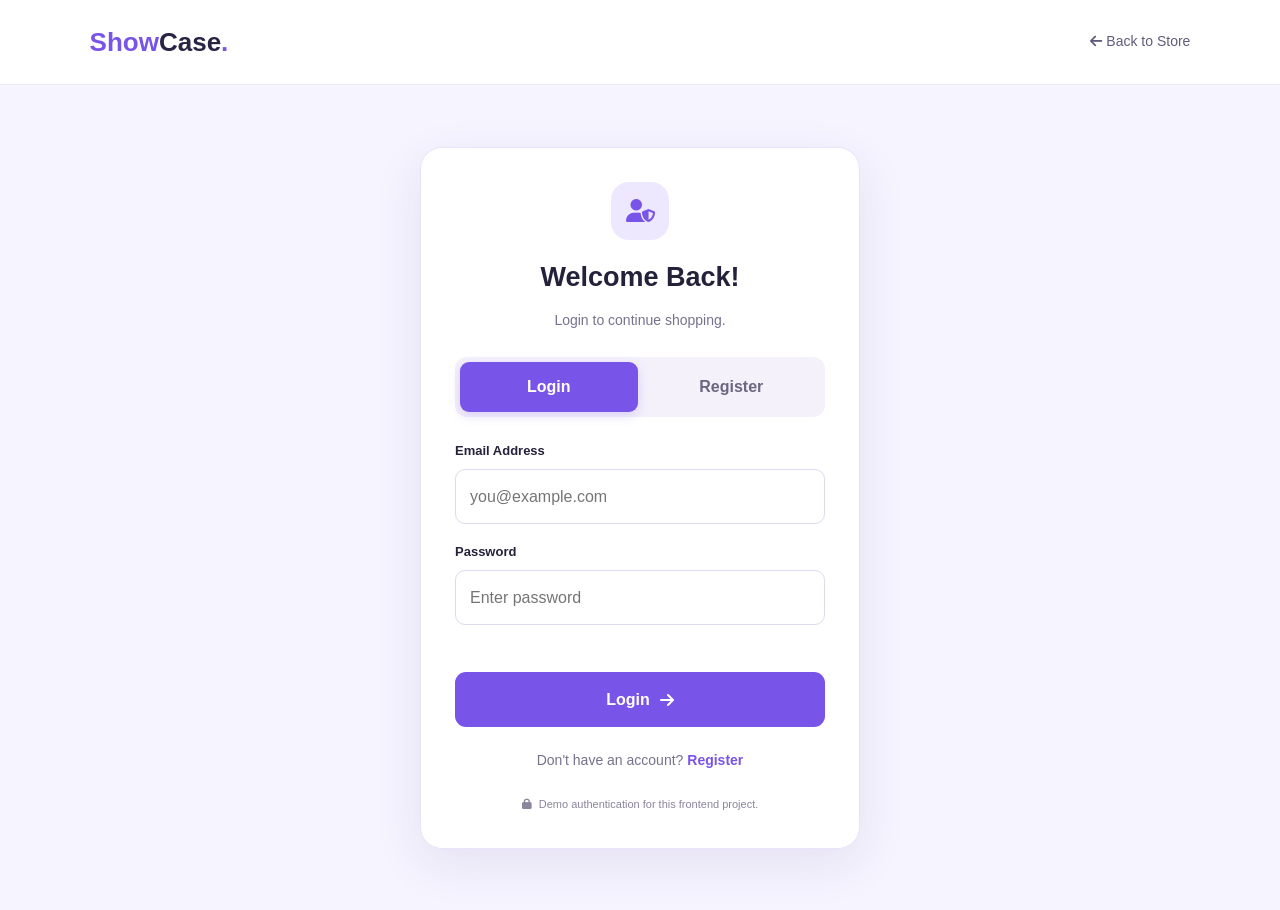
<file: admin-dashboard.html>
<!DOCTYPE html>
<html lang="en">
<head>
    <meta charset="UTF-8">
    <meta name="viewport" content="width=device-width, initial-scale=1.0">
    <title>Admin Dashboard | ShowCase</title>
    <link rel="stylesheet" href="style.css">
    <link rel="stylesheet"
          href="https://cdnjs.cloudflare.com/ajax/libs/font-awesome/6.5.2/css/all.min.css">
</head>
<body class="admin-page">

    <aside class="admin-sidebar">
        <a href="index.html" class="admin-logo">Show<span>Case.</span></a>

        <p class="admin-nav-label">WORKSPACE</p>
        <a href="#overview" class="admin-nav-link active" data-section="overview">
            <i class="fa-solid fa-chart-pie"></i> Overview
        </a>
        <a href="#products" class="admin-nav-link" data-section="products">
            <i class="fa-solid fa-box"></i> Products
        </a>
        <a href="#orders" class="admin-nav-link" data-section="orders">
            <i class="fa-solid fa-bag-shopping"></i> Orders
        </a>
        <a href="#reviews" class="admin-nav-link" data-section="reviews">
            <i class="fa-solid fa-star"></i> Reviews
        </a>
        <a href="#inquiries" class="admin-nav-link" data-section="inquiries">
            <i class="fa-regular fa-comments"></i> Inquiries
        </a>

        <div class="admin-sidebar-bottom">
            <a href="index.html" class="admin-nav-link">
                <i class="fa-solid fa-store"></i> View Store
            </a>
            <button type="button" id="adminLogout" class="admin-nav-link admin-logout">
                <i class="fa-solid fa-right-from-bracket"></i> Logout
            </button>
        </div>
    </aside>

    <main class="admin-main">
        <header class="admin-topbar">
            <div>
                <p class="admin-eyebrow">SHOWCASE MANAGEMENT</p>
                <h1 id="adminPageTitle">Dashboard Overview</h1>
            </div>
            <div class="admin-account">
                <span class="admin-avatar"><i class="fa-solid fa-user-shield"></i></span>
                <div>
                    <strong id="adminName">Admin</strong>
                    <small>Administrator</small>
                </div>
            </div>
        </header>

        <section class="admin-section active" id="overview">
            <div class="admin-welcome">
                <div>
                    <h2>Welcome back, Admin! 👋</h2>
                    <p>Here's what's happening in your store.</p>
                </div>
                <button type="button" class="admin-primary-btn" data-go="products">
                    <i class="fa-solid fa-plus"></i> Add Product
                </button>
            </div>

            <div class="admin-stats">
                <article class="admin-stat-card">
                    <span class="admin-stat-icon purple"><i class="fa-solid fa-box"></i></span>
                    <p>Total Products</p>
                    <h2 id="statProducts">0</h2>
                </article>
                <article class="admin-stat-card">
                    <span class="admin-stat-icon blue"><i class="fa-solid fa-bag-shopping"></i></span>
                    <p>Total Orders</p>
                    <h2 id="statOrders">0</h2>
                </article>
                <article class="admin-stat-card">
                    <span class="admin-stat-icon green"><i class="fa-solid fa-indian-rupee-sign"></i></span>
                    <p>Recorded Order Value</p>
                    <h2 id="statRevenue">₹0</h2>
                </article>
                <article class="admin-stat-card">
                    <span class="admin-stat-icon orange"><i class="fa-solid fa-star"></i></span>
                    <p>Customer Reviews</p>
                    <h2 id="statReviews">0</h2>
                </article>
            </div>

            <div class="admin-panel">
                <div class="admin-panel-heading">
                    <div>
                        <h2>Recent Orders</h2>
                        <p>Orders saved by the checkout demo.</p>
                    </div>
                    <button class="admin-text-btn" data-go="orders">View all</button>
                </div>
                <div class="admin-table-wrap">
                    <table class="admin-table">
                        <thead>
                            <tr>
                                <th>Order ID</th>
                                <th>Customer</th>
                                <th>Date</th>
                                <th>Items</th>
                                <th>Total</th>
                                <th>Status</th>
                            </tr>
                        </thead>
                        <tbody id="overviewOrders"></tbody>
                    </table>
                </div>
            </div>
        </section>

        <section class="admin-section" id="products">
            <div class="admin-panel">
                <div class="admin-panel-heading">
                    <div>
                        <h2>Product Management</h2>
                        <p>Add products or update and remove existing ones.</p>
                    </div>
                    <button type="button" id="showProductForm" class="admin-primary-btn">
                        <i class="fa-solid fa-plus"></i> Add Product
                    </button>
                </div>

                <form id="adminProductForm" class="admin-product-form" hidden>
                    <h3 id="productFormTitle">Add New Product</h3>
                    <input type="hidden" id="editProductId">

                    <div class="admin-form-grid">
                        <label>Product Name
                            <input id="newProductName" required maxlength="120">
                        </label>
                        <label>Brand
                            <input id="newProductBrand" required maxlength="80">
                        </label>
                        <label>Category
                            <input id="newProductCategory" required maxlength="80">
                        </label>
                        <label>Price (₹)
                            <input id="newProductPrice" type="number" min="0" step="0.01" required>
                        </label>
                        <label>Original Price (₹)
                            <input id="newProductOldPrice" type="number" min="0" step="0.01">
                        </label>
                        <label>Product Image URL
                            <input id="newProductImage" type="url" placeholder="https://example.com/image.jpg">
                        </label>
                        <label>Back Image URL (optional)
                            <input id="newProductBackImage" type="url" placeholder="https://example.com/product-back.jpg">
                        </label>
                        <label>Emoji fallback
                            <input id="newProductEmoji" maxlength="8" placeholder="📦">
                        </label>
                        <label>Badge
                            <input id="newProductBadge" maxlength="40" placeholder="Popular">
                        </label>
                    </div>

                    <label class="admin-description-label">Description
                        <textarea id="newProductDescription" rows="3" maxlength="1000"></textarea>
                    </label>

                    <div class="admin-form-actions">
                        <button type="submit" class="admin-primary-btn">Save Product</button>
                        <button type="button" id="cancelProductForm" class="admin-secondary-btn">Cancel</button>
                    </div>
                </form>

                <div class="admin-toolbar">
                    <input id="adminProductSearch" type="search" placeholder="Search products...">
                    <span id="adminProductCount">0 products</span>
                </div>

                <div class="admin-table-wrap">
                    <table class="admin-table">
                        <thead>
                            <tr>
                                <th>Product</th>
                                <th>Category</th>
                                <th>Price</th>
                                <th>Rating</th>
                                <th>Actions</th>
                            </tr>
                        </thead>
                        <tbody id="adminProductsBody"></tbody>
                    </table>
                </div>
            </div>
        </section>

        <section class="admin-section" id="orders">
            <div class="admin-panel">
                <div class="admin-panel-heading">
                    <div>
                        <h2>Order Management</h2>
                        <p>Review saved orders and update their status.</p>
                    </div>
                </div>
                <div class="admin-table-wrap">
                    <table class="admin-table">
                        <thead>
                            <tr>
                                <th>Order ID</th>
                                <th>Customer</th>
                                <th>Date</th>
                                <th>Items</th>
                                <th>Total</th>
                                <th>Update Status</th>
                            </tr>
                        </thead>
                        <tbody id="adminOrdersBody"></tbody>
                    </table>
                </div>
                <p class="admin-footnote">Status changes are stored in this browser only. This demo does not contact a delivery service.</p>
            </div>
        </section>

        <section class="admin-section" id="reviews">
            <div class="admin-panel">
                <div class="admin-panel-heading">
                    <div>
                        <h2>Customer Reviews</h2>
                        <p>Review ratings and comments submitted by customers.</p>
                    </div>
                </div>
                <div id="adminReviewsList" class="admin-reviews-list"></div>
            </div>
        </section>

        <section class="admin-section" id="inquiries">
            <div class="admin-panel">
                <div class="admin-panel-heading">
                    <div>
                        <h2>Product Inquiries</h2>
                        <p>Questions submitted through the storefront contact form.</p>
                    </div>
                </div>
                <div class="admin-table-wrap">
                    <table class="admin-table">
                        <thead>
                            <tr>
                                <th>Reference</th>
                                <th>Customer</th>
                                <th>Email</th>
                                <th>Product</th>
                                <th>Question</th>
                                <th>Received</th>
                                <th>Status</th>
                            </tr>
                        </thead>
                        <tbody id="adminInquiriesBody"></tbody>
                    </table>
                </div>
                <p class="admin-footnote">Inquiry records are stored in this browser. Respond using the customer's email address.</p>
            </div>
        </section>

        <footer class="admin-footer">
            ShowCase Admin Panel · Frontend project
        </footer>
    </main>

    <script src="products.js"></script>
    <script src="script.js"></script>
</body>
</html>
</file>
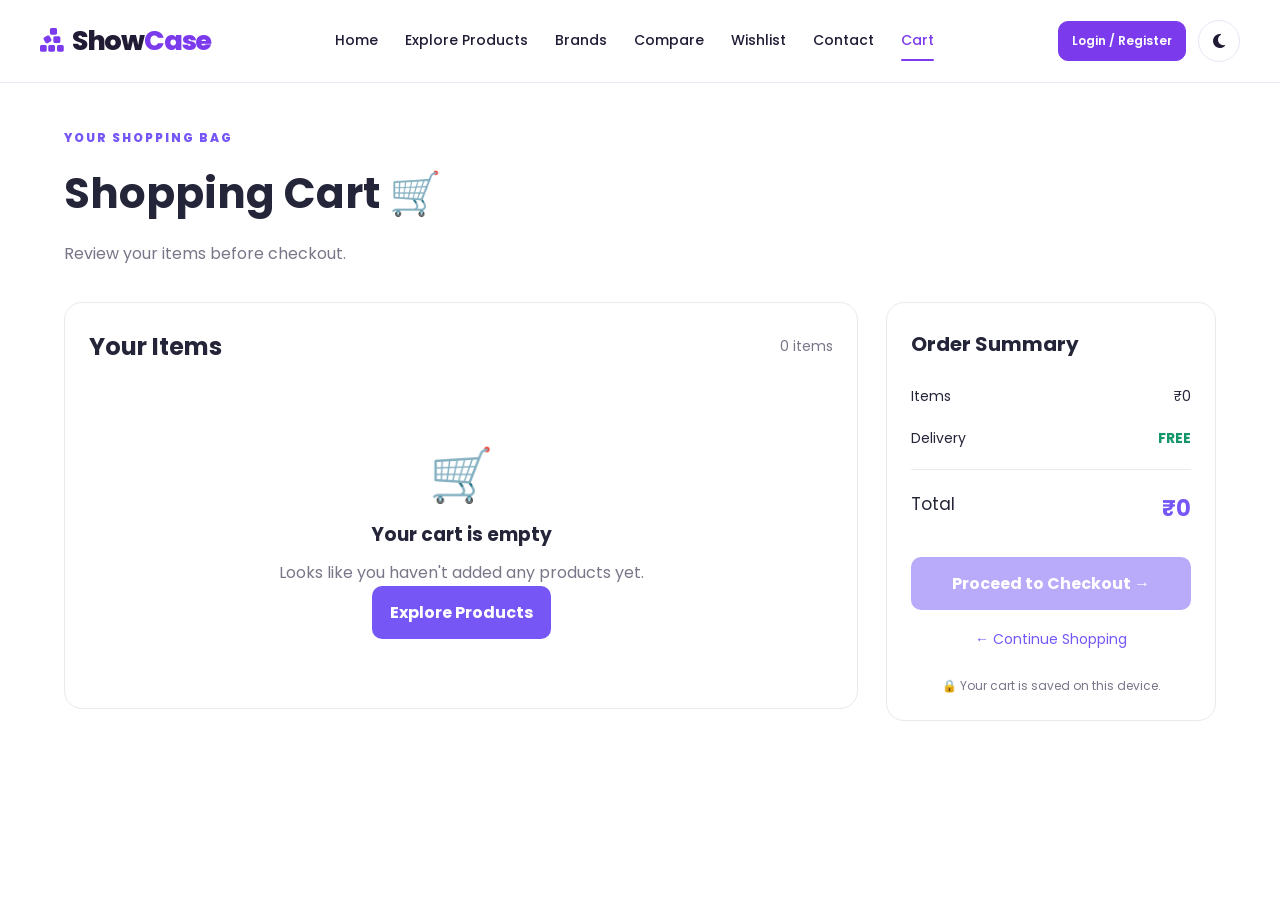
<file: cart.html>
<!DOCTYPE html>
<html lang="en">
<head>
    <meta charset="UTF-8">
    <meta name="viewport" content="width=device-width, initial-scale=1.0">
    <title>Shopping Cart | ShowCase</title>
    <link rel="preconnect" href="https://fonts.googleapis.com">
    <link rel="preconnect" href="https://fonts.gstatic.com" crossorigin>
    <link href="https://fonts.googleapis.com/css2?family=Poppins:wght@300;400;500;600;700;800&display=swap" rel="stylesheet">
    <link rel="stylesheet" href="style.css">
    <link rel="stylesheet" href="https://cdnjs.cloudflare.com/ajax/libs/font-awesome/6.5.0/css/all.min.css">
</head>
<body>

    <header class="navbar">
        <div class="container nav-container">
            <a href="index.html" class="logo">
                <i class="fa-solid fa-cubes-stacked" aria-hidden="true"></i>
                <span>Show<span class="logo-highlight">Case</span></span>
            </a>

            <nav class="nav-links" aria-label="Main navigation">
                <a href="index.html">Home</a>
                <a href="catalog.html">Explore Products</a>
                <a href="brands.html">Brands</a>
                <a href="compare.html">Compare</a>
                <a href="wishlist.html">Wishlist</a>
                <a href="contact.html">Contact</a>
                <a href="cart.html" class="active" aria-current="page">Cart</a>
            </nav>

            <div class="nav-actions">
                <a href="login.html" class="nav-account" data-account-link>Login / Register</a>
                <button type="button" class="nav-logout" data-nav-logout hidden>Logout</button>
                <button id="darkModeToggle" class="icon-btn" type="button"
                        aria-label="Toggle dark mode" title="Toggle theme">
                    <i class="fa-solid fa-moon" aria-hidden="true"></i>
                </button>
            </div>
        </div>
    </header>

    <main class="cart-page">
        <div class="cart-heading">
            <p class="cart-eyebrow">YOUR SHOPPING BAG</p>
            <h1>Shopping Cart 🛒</h1>
            <p>Review your items before checkout.</p>
        </div>

        <div class="cart-layout">
            <section class="cart-items-section">
                <div class="cart-items-heading">
                    <h2>Your Items</h2>
                    <span id="cartItemCount">0 items</span>
                </div>
                <div id="cartItems"></div>
            </section>

            <aside class="cart-summary">
                <h2>Order Summary</h2>
                <div class="cart-summary-row">
                    <span>Items</span>
                    <span id="cartSubtotal">₹0</span>
                </div>
                <div class="cart-summary-row">
                    <span>Delivery</span>
                    <span class="cart-free">FREE</span>
                </div>
                <div class="cart-summary-row cart-total-row">
                    <span>Total</span>
                    <strong id="cartTotal">₹0</strong>
                </div>
                <button id="checkoutButton" class="cart-checkout-btn">
                    Proceed to Checkout →
                </button>
                <a href="catalog.html" class="cart-continue-link">
                    ← Continue Shopping
                </a>
                <p class="cart-secure-note">🔒 Your cart is saved on this device.</p>
            </aside>
        </div>
    </main>

    <script src="products.js" defer></script>
    <script src="script.js" defer></script>
</body>
</html>
</file>
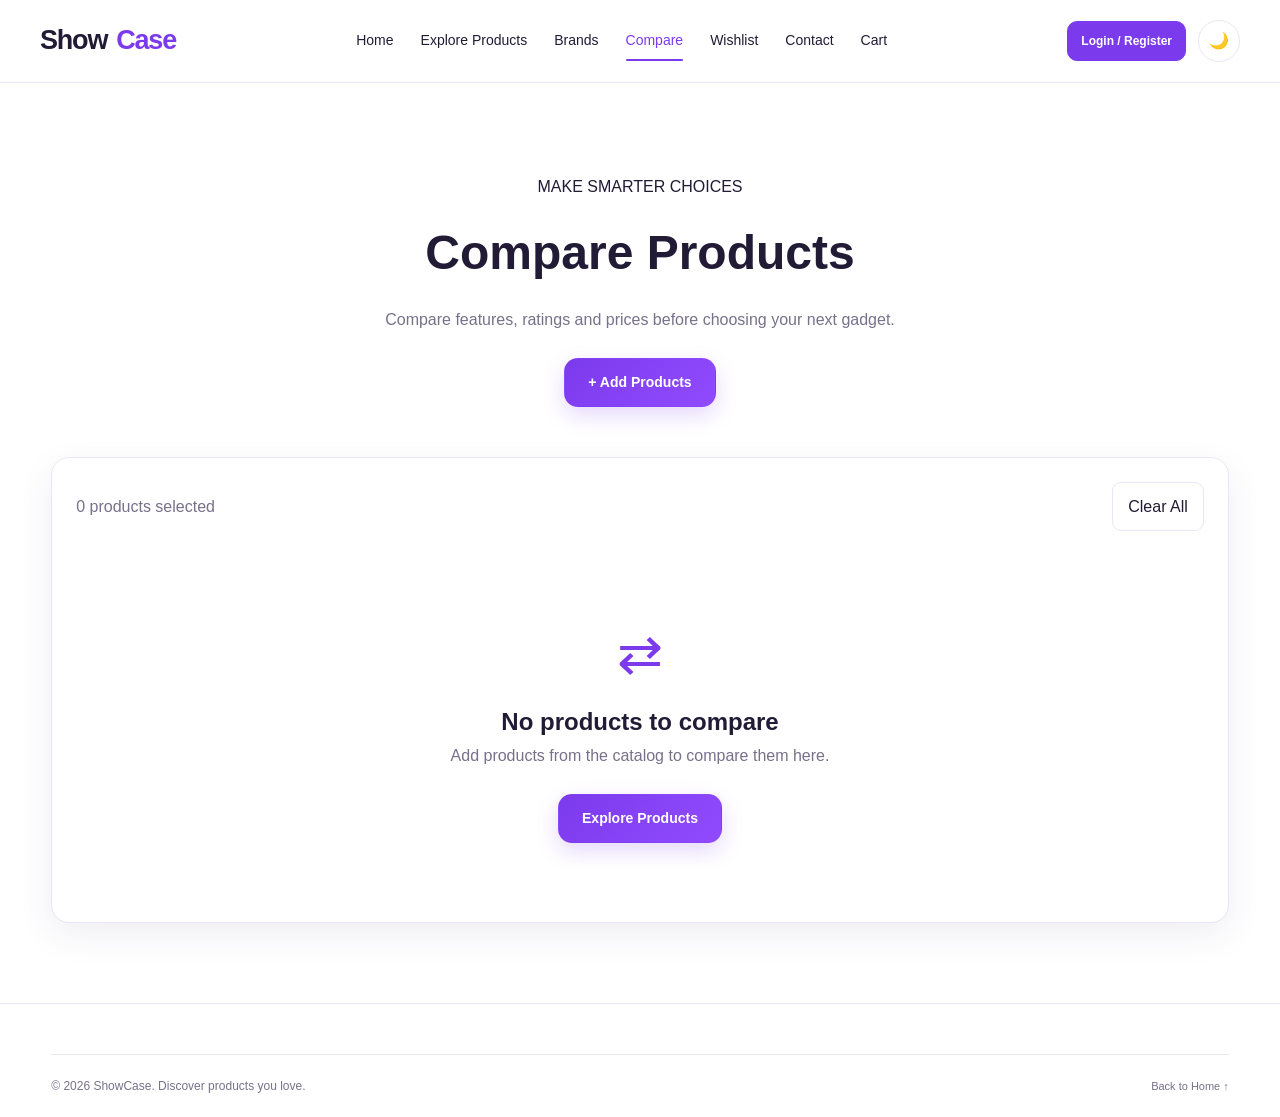
<file: compare.html>
<!DOCTYPE html>
<html lang="en">
<head>
  <meta charset="UTF-8">
  <meta name="viewport" content="width=device-width, initial-scale=1.0">
  <title>Compare Products | ShowCase</title>

  <link rel="stylesheet" href="style.css">
  <link rel="stylesheet" href="compare.css">

  <script src="products.js" defer></script>
  <script src="script.js" defer></script>
  <script src="compare.js" defer></script>
</head>

<body>
  <header class="navbar">
    <div class="container nav-container">
      <a href="index.html" class="logo">Show<span class="logo-highlight">Case</span></a>

      <nav class="nav-links">
        <a href="index.html">Home</a>
        <a href="catalog.html">Explore Products</a>
        <a href="brands.html">Brands</a>
        <a href="compare.html" class="active">Compare</a>
        <a href="wishlist.html">Wishlist</a>
        <a href="contact.html">Contact</a>
        <a href="cart.html">Cart</a>
      </nav>

      <div class="nav-actions">
        <a href="login.html" class="nav-account" data-account-link>Login / Register</a>
        <button type="button" class="nav-logout" data-nav-logout hidden>Logout</button>
        <button id="themeToggle" class="icon-btn" type="button"
          aria-label="Toggle dark mode">🌙</button>
      </div>
    </div>
  </header>

  <main class="compare-page">
    <section class="compare-heading">
      <span class="section-eyebrow">MAKE SMARTER CHOICES</span>
      <h1>Compare Products</h1>
      <p>Compare features, ratings and prices before choosing your next gadget.</p>
      <a href="catalog.html" class="primary-btn">+ Add Products</a>
    </section>

    <section class="compare-content">
      <div class="compare-toolbar">
        <p id="compareCount">Loading comparison...</p>
        <button id="clearCompare" class="compare-clear-btn" type="button">
          Clear All
        </button>
      </div>

      <div id="compareContainer">
        <p>Loading products...</p>
      </div>

      <div id="compareEmpty" class="compare-empty" hidden>
        <div class="compare-empty-icon">⇄</div>
        <h2>No products to compare</h2>
        <p>Add products from the catalog to compare them here.</p>
        <a href="catalog.html" class="primary-btn">Explore Products</a>
      </div>
    </section>
  </main>

  <footer class="footer">
    <div class="container">
      <div class="footer-bottom">
        <p>© 2026 ShowCase. Discover products you love.</p>
        <a href="index.html">Back to Home ↑</a>
      </div>
    </div>
  </footer>
</body>
</html>
</file>
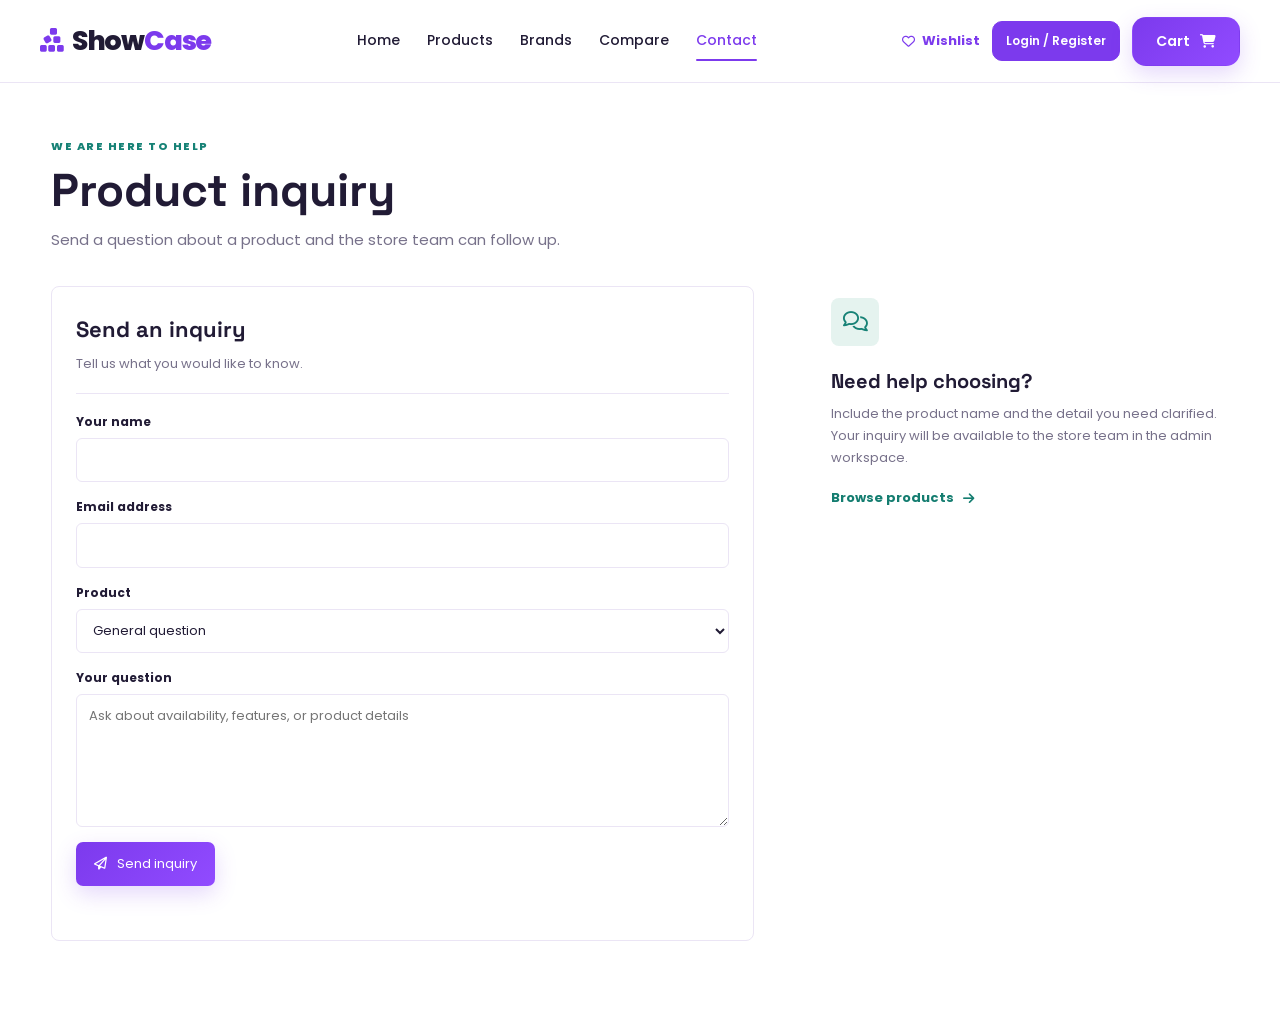
<file: contact.html>
<!DOCTYPE html>
<html lang="en">
<head>
    <meta charset="UTF-8">
    <meta name="viewport" content="width=device-width, initial-scale=1.0">
    <title>Product Inquiry | ShowCase</title>
    <link rel="preconnect" href="https://fonts.googleapis.com">
    <link rel="preconnect" href="https://fonts.gstatic.com" crossorigin>
    <link href="https://fonts.googleapis.com/css2?family=Poppins:wght@300;400;500;600;700;800&family=Space+Grotesk:wght@400;500;600;700&display=swap" rel="stylesheet">
    <link rel="stylesheet" href="style.css">
    <link rel="stylesheet" href="features.css">
    <link rel="stylesheet" href="https://cdnjs.cloudflare.com/ajax/libs/font-awesome/6.5.0/css/all.min.css">
</head>
<body>
    <header class="navbar">
        <div class="container nav-container">
            <a href="index.html" class="logo"><i class="fa-solid fa-cubes-stacked" aria-hidden="true"></i><span>Show<span class="logo-highlight">Case</span></span></a>
            <nav class="nav-links" aria-label="Main navigation">
                <a href="index.html">Home</a>
                <a href="catalog.html">Products</a>
                <a href="brands.html">Brands</a>
                <a href="compare.html">Compare</a>
                <a href="contact.html" class="active" aria-current="page">Contact</a>
            </nav>
            <div class="nav-actions">
                <a href="wishlist.html" class="nav-feature-active"><i class="fa-regular fa-heart" aria-hidden="true"></i> Wishlist</a>
                <a href="login.html" class="nav-account" data-account-link>Login / Register</a>
                <button type="button" class="nav-logout" data-nav-logout hidden>Logout</button>
                <a href="cart.html" class="nav-cta">Cart <i class="fa-solid fa-cart-shopping" aria-hidden="true"></i></a>
            </div>
        </div>
    </header>

    <main class="feature-main contact-main">
        <section class="feature-heading">
            <p class="feature-eyebrow">WE ARE HERE TO HELP</p>
            <h1>Product inquiry</h1>
            <p>Send a question about a product and the store team can follow up.</p>
        </section>
        <div class="contact-layout">
            <form id="inquiryForm" class="inquiry-form">
                <div class="inquiry-form-heading">
                    <h2>Send an inquiry</h2>
                    <p>Tell us what you would like to know.</p>
                </div>
                <div class="inquiry-fields">
                    <label for="inquiryName">Your name</label>
                    <input id="inquiryName" name="name" type="text" autocomplete="name" maxlength="80" required>
                    <label for="inquiryEmail">Email address</label>
                    <input id="inquiryEmail" name="email" type="email" autocomplete="email" maxlength="120" required>
                    <label for="inquiryProduct">Product</label>
                    <select id="inquiryProduct" name="productId">
                        <option value="">General question</option>
                    </select>
                    <label for="inquiryMessage">Your question</label>
                    <textarea id="inquiryMessage" name="message" rows="5" maxlength="1200" placeholder="Ask about availability, features, or product details" required></textarea>
                </div>
                <button type="submit" class="primary-btn"><i class="fa-regular fa-paper-plane" aria-hidden="true"></i> Send inquiry</button>
                <p id="inquiryStatus" class="inquiry-status" role="status" aria-live="polite"></p>
            </form>
            <aside class="contact-aside">
                <span class="contact-aside-icon"><i class="fa-regular fa-comments" aria-hidden="true"></i></span>
                <h2>Need help choosing?</h2>
                <p>Include the product name and the detail you need clarified. Your inquiry will be available to the store team in the admin workspace.</p>
                <a href="catalog.html">Browse products <i class="fa-solid fa-arrow-right" aria-hidden="true"></i></a>
            </aside>
        </div>
    </main>

    <script src="products.js" defer></script>
    <script src="script.js" defer></script>
    <script src="contact.js" defer></script>
</body>
</html>
</file>
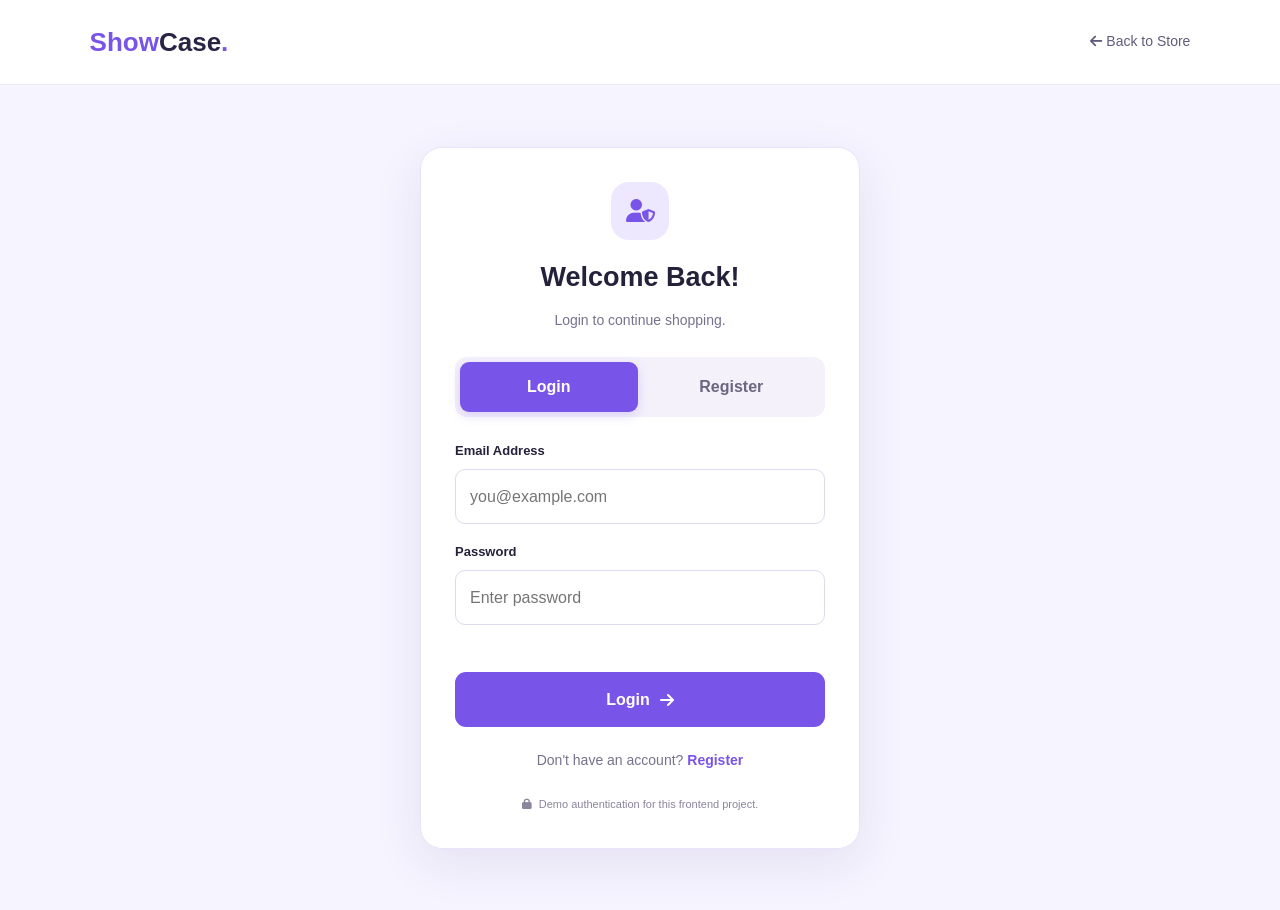
<file: login.html>
<!DOCTYPE html>
<html lang="en">
<head>
    <meta charset="UTF-8">
    <meta name="viewport" content="width=device-width, initial-scale=1.0">
    <title>Login / Register | ShowCase</title>
    <link rel="stylesheet" href="style.css">
    <link rel="stylesheet"
          href="https://cdnjs.cloudflare.com/ajax/libs/font-awesome/6.5.2/css/all.min.css">
</head>
<body class="auth-page">

    <header class="auth-header">
        <a href="index.html" class="auth-logo">
            <span>Show</span>Case<span class="auth-dot">.</span>
        </a>
        <a href="index.html" class="auth-back">
            <i class="fa-solid fa-arrow-left"></i> Back to Store
        </a>
    </header>

    <main class="auth-main">
        <section class="auth-card">
            <div class="auth-heading">
                <div class="auth-icon"><i class="fa-solid fa-user-shield"></i></div>
                <h1 id="authTitle">Welcome Back!</h1>
                <p id="authSubtitle">Login to continue shopping.</p>
            </div>

            <div class="auth-tabs">
                <button type="button" class="auth-tab active" id="loginTab">
                    Login
                </button>
                <button type="button" class="auth-tab" id="registerTab">
                    Register
                </button>
            </div>

            <form id="authForm">
                <div class="auth-field" id="nameField" hidden>
                    <label for="authName">Full Name</label>
                    <input id="authName" type="text"
                           placeholder="Enter your name" autocomplete="name">
                </div>

                <div class="auth-field">
                    <label for="authEmail">Email Address</label>
                    <input id="authEmail" type="email"
                           placeholder="you@example.com"
                           autocomplete="email" required>
                </div>

                <div class="auth-field">
                    <label for="authPassword">Password</label>
                    <input id="authPassword" type="password"
                           placeholder="Enter password"
                           minlength="6" autocomplete="current-password" required>
                </div>

                <div class="auth-field" id="confirmField" hidden>
                    <label for="authConfirmPassword">Confirm Password</label>
                    <input id="authConfirmPassword" type="password"
                           placeholder="Re-enter password" minlength="6">
                </div>

                <p id="authMessage" class="auth-message" role="status"
                   aria-live="polite"></p>

                <button type="submit" class="auth-submit" id="authSubmit">
                    Login <i class="fa-solid fa-arrow-right"></i>
                </button>
            </form>

            <p class="auth-switch" id="authSwitchText">
                Don't have an account?
                <button type="button" id="switchToRegister">Register</button>
            </p>

            <p class="auth-note">
                <i class="fa-solid fa-lock"></i>
                Demo authentication for this frontend project.
            </p>
        </section>
    </main>

    <script src="products.js"></script>
    <script src="script.js"></script>
</body>
</html>
</file>
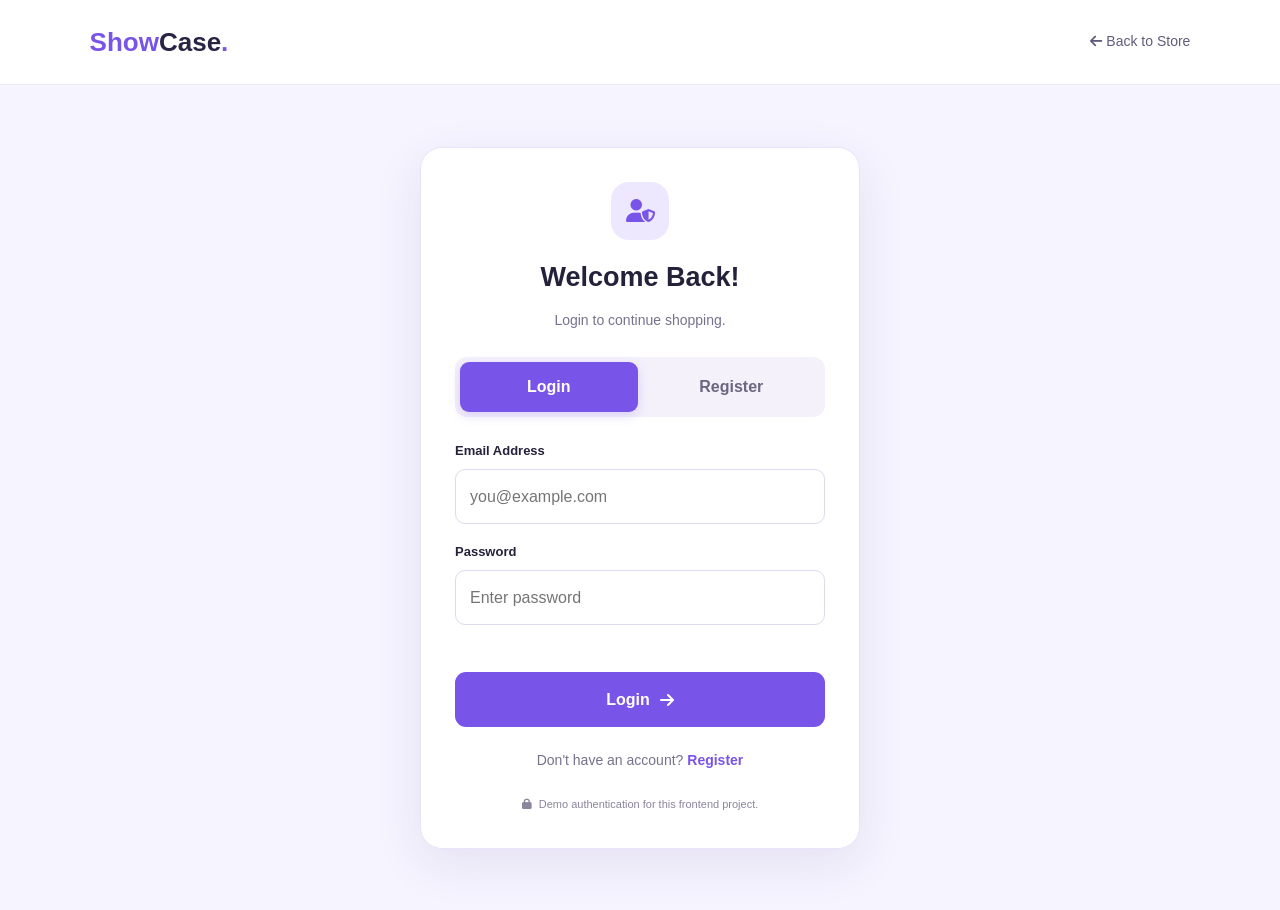
<file: profile.html>
<!DOCTYPE html>
<html lang="en">
<head>
    <meta charset="UTF-8">
    <meta name="viewport" content="width=device-width, initial-scale=1.0">
    <title>My Profile | ShowCase</title>
    <link rel="stylesheet" href="style.css">
</head>
<body>

<header class="cart-header">
    <a href="index.html" class="cart-logo">ShowCase<span>.</span></a>
    <nav>
        <a href="index.html">Home</a>
        <a href="catalog.html">Products</a>
        <a href="brands.html">Brands</a>
        <a href="compare.html">Compare</a>
        <a href="wishlist.html">Wishlist</a>
        <a href="contact.html">Contact</a>
        <a href="cart.html">Cart 🛒</a>
        <a href="profile.html" data-account-link>My Account</a>
        <button type="button" data-nav-logout hidden>Logout</button>
    </nav>
</header>

<main class="profile-page">
    <div class="profile-heading">
        <p class="cart-eyebrow">YOUR ACCOUNT</p>
        <h1>My Profile 👤</h1>
        <p>Manage your personal information and view your orders.</p>
    </div>

    <div class="profile-layout">
        <section class="profile-card">
            <div class="profile-avatar">👤</div>
            <h2 id="profileDisplayName">Your Name</h2>
            <p id="profileDisplayEmail">your@email.com</p>

            <form id="profileForm">
                <label for="profileName">Full Name</label>
                <input id="profileName" name="name" type="text"
                    placeholder="Enter your name" required maxlength="60">

                <label for="profileEmail">Email Address</label>
                <input id="profileEmail" name="email" type="email"
                    placeholder="Enter your email" required maxlength="120">

                <button type="submit" class="profile-save-btn">
                    Save Profile
                </button>
                <p id="profileMessage" class="profile-message"
                    aria-live="polite"></p>
            </form>
        </section>

        <section class="profile-orders">
            <div class="profile-orders-heading">
                <div>
                    <h2>Order History 📦</h2>
                    <p>Your recent demo orders</p>
                </div>
                <span id="profileOrderCount">0 orders</span>
            </div>

            <div id="profileOrderList"></div>

            <a href="catalog.html" class="profile-shop-btn">
                Explore Products →
            </a>
        </section>
    </div>
</main>

<script src="products.js" defer></script>
<script src="script.js" defer></script>
</body>
</html>
</file>
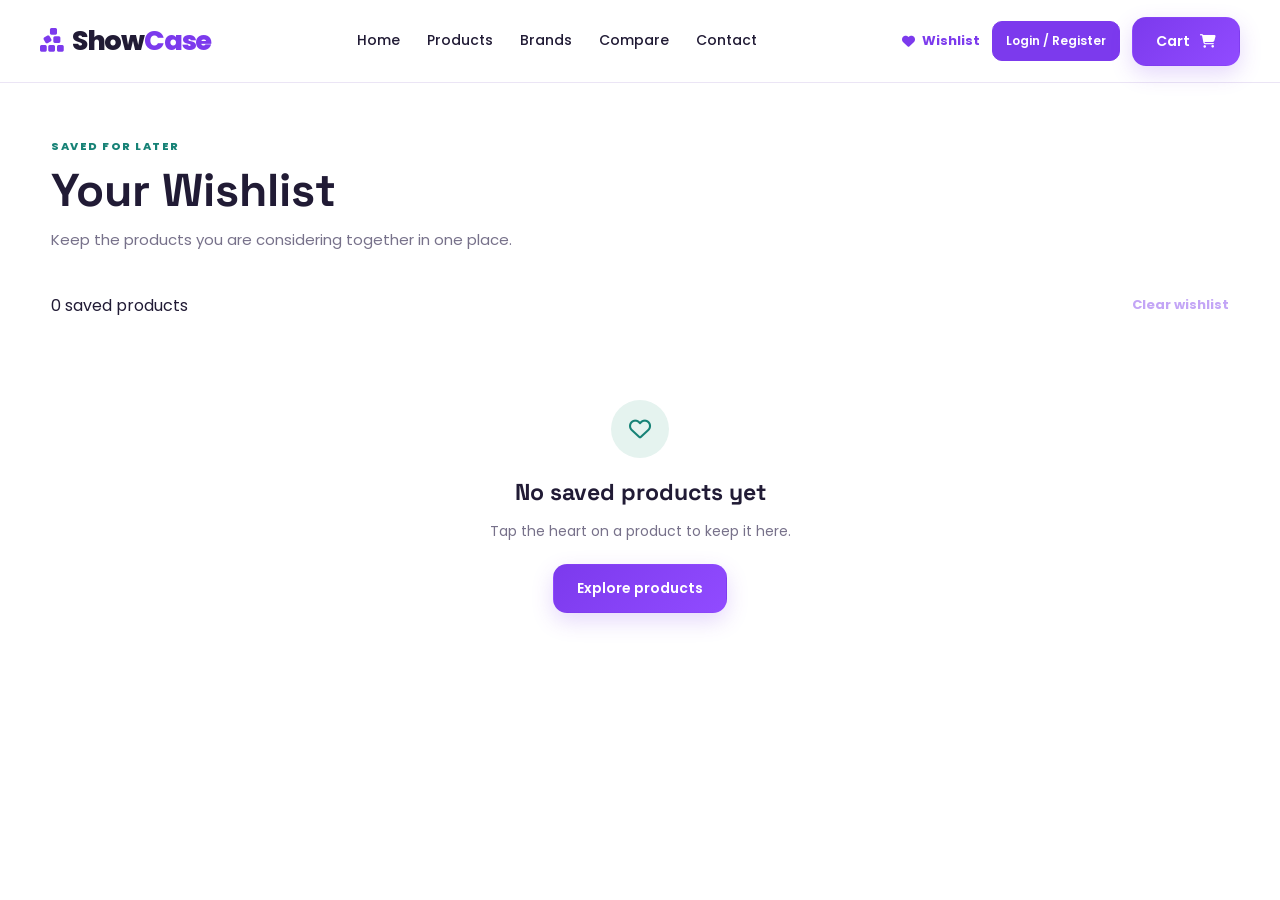
<file: wishlist.html>
<!DOCTYPE html>
<html lang="en">
<head>
    <meta charset="UTF-8">
    <meta name="viewport" content="width=device-width, initial-scale=1.0">
    <title>Wishlist | ShowCase</title>
    <link rel="preconnect" href="https://fonts.googleapis.com">
    <link rel="preconnect" href="https://fonts.gstatic.com" crossorigin>
    <link href="https://fonts.googleapis.com/css2?family=Poppins:wght@300;400;500;600;700;800&family=Space+Grotesk:wght@400;500;600;700&display=swap" rel="stylesheet">
    <link rel="stylesheet" href="style.css">
    <link rel="stylesheet" href="features.css">
    <link rel="stylesheet" href="https://cdnjs.cloudflare.com/ajax/libs/font-awesome/6.5.0/css/all.min.css">
</head>
<body>
    <header class="navbar">
        <div class="container nav-container">
            <a href="index.html" class="logo"><i class="fa-solid fa-cubes-stacked" aria-hidden="true"></i><span>Show<span class="logo-highlight">Case</span></span></a>
            <nav class="nav-links" aria-label="Main navigation">
                <a href="index.html">Home</a>
                <a href="catalog.html">Products</a>
                <a href="brands.html">Brands</a>
                <a href="compare.html">Compare</a>
                <a href="contact.html">Contact</a>
            </nav>
            <div class="nav-actions">
                <a href="wishlist.html" class="nav-feature-active" aria-current="page"><i class="fa-solid fa-heart" aria-hidden="true"></i> Wishlist</a>
                <a href="login.html" class="nav-account" data-account-link>Login / Register</a>
                <button type="button" class="nav-logout" data-nav-logout hidden>Logout</button>
                <a href="cart.html" class="nav-cta">Cart <i class="fa-solid fa-cart-shopping" aria-hidden="true"></i></a>
            </div>
        </div>
    </header>

    <main class="feature-main">
        <section class="feature-heading">
            <p class="feature-eyebrow">SAVED FOR LATER</p>
            <h1>Your Wishlist</h1>
            <p>Keep the products you are considering together in one place.</p>
        </section>
        <div class="feature-toolbar">
            <p id="wishlistCount" aria-live="polite">0 saved products</p>
            <button id="clearWishlist" class="feature-text-button" type="button" disabled>Clear wishlist</button>
        </div>
        <div id="wishlistGrid" class="product-grid"></div>
        <div id="wishlistEmpty" class="feature-empty" hidden>
            <span class="feature-empty-icon"><i class="fa-regular fa-heart" aria-hidden="true"></i></span>
            <h2>No saved products yet</h2>
            <p>Tap the heart on a product to keep it here.</p>
            <a class="primary-btn" href="catalog.html">Explore products</a>
        </div>
    </main>

    <script src="products.js" defer></script>
    <script src="script.js" defer></script>
    <script src="wishlist.js" defer></script>
</body>
</html>
</file>
<file: style.css>
/* ==========================================
   SHOWCASE - PREMIUM PRODUCT SHOWCASE
   Complete Main Stylesheet
========================================== */

/* ---------- COLOR VARIABLES ---------- */

:root {
    --primary: #7c3aed;
    --primary-dark: #6025c7;
    --primary-light: #ede7ff;
    --accent: #7c3aed;

    --background: #ffffff;
    --surface: #ffffff;
    --text: #211b35;
    --muted: #77718a;
    --border: #ebe5f5;

    --success: #16a34a;
    --danger: #e11d48;

    --shadow: 0 12px 35px rgba(55, 30, 100, 0.08);
    --shadow-hover: 0 20px 45px rgba(85, 45, 150, 0.14);

    --radius: 20px;
    --container: 1200px;
}

/* ---------- RESET ---------- */

* {
    margin: 0;
    padding: 0;
    box-sizing: border-box;
}

html {
    scroll-behavior: smooth;
    scroll-padding-top: 100px;
}

body {
    font-family: "Poppins", "DM Sans", sans-serif;
    background: var(--background);
    color: var(--text);
    line-height: 1.7;
    overflow-x: hidden;
    -webkit-font-smoothing: antialiased;
}

body,
button,
input,
textarea,
select {
    font-family: "Poppins", "DM Sans", sans-serif;
}

img {
    display: block;
    max-width: 100%;
}

a {
    color: inherit;
    text-decoration: none;
}

button {
    font: inherit;
    cursor: pointer;
}

button,
input,
textarea,
select {
    font-size: inherit;
}

ul {
    list-style: none;
}

.container {
    width: min(var(--container), 92%);
    margin-inline: auto;
}

.muted {
    color: var(--muted);
}

body.home-page {
    --muted: #625b71;
}

body.home-page h1,
body.home-page h2,
body.home-page h3 {
    font-family: "Space Grotesk", "Poppins", sans-serif;
    letter-spacing: 0;
}

/* ---------- NAVBAR ---------- */

.navbar {
    position: relative;
    z-index: 100;
    width: 100%;
    background: rgba(255, 255, 255, 0.96);
    border-bottom: 1px solid var(--border);
}

.nav-container {
    position: relative;
    width: min(var(--container), 94%);
    min-height: 82px;
    margin-inline: auto;
    display: flex;
    align-items: center;
    justify-content: space-between;
    gap: 25px;
}

.logo {
    display: inline-flex;
    align-items: center;
    gap: 9px;
    flex-shrink: 0;
    color: var(--text);
    font-size: 27px;
    font-weight: 800;
    letter-spacing: -1.2px;
}

.logo i,
.logo .fa,
.logo-icon {
    color: var(--primary);
}

.logo-highlight {
    color: var(--primary);
}

.nav-links {
    display: flex;
    align-items: center;
    justify-content: center;
    gap: 27px;
}

.nav-links a {
    position: relative;
    padding: 8px 0;
    color: var(--text);
    font-size: 14px;
    font-weight: 500;
    white-space: nowrap;
    transition: color 0.25s ease;
}

.nav-links a::after {
    content: "";
    position: absolute;
    left: 0;
    bottom: 0;
    width: 0;
    height: 2px;
    border-radius: 5px;
    background: var(--primary);
    transition: width 0.25s ease;
}

.nav-links a:hover,
.nav-links a.active {
    color: var(--primary);
}

.nav-links a:hover::after,
.nav-links a.active::after {
    width: 100%;
}

.nav-actions {
    display: flex;
    align-items: center;
    justify-content: flex-end;
    gap: 12px;
    flex-shrink: 0;
}

.nav-actions > a,
.nav-actions > button {
    white-space: nowrap;
}

.nav-actions .nav-account {
    display: inline-flex;
    align-items: center;
    justify-content: center;
    min-height: 40px;
    padding: 8px 13px;
    border: 1px solid var(--primary);
    border-radius: 10px;
    background: var(--primary);
    color: #fff;
    font-size: 12px;
    font-weight: 600;
}

.nav-actions .nav-account:hover {
    background: var(--primary-dark);
    color: #fff;
}

.nav-actions .nav-logout {
    min-height: 40px;
    padding: 8px 10px;
    border: 1px solid var(--border);
    border-radius: 10px;
    background: var(--surface);
    color: var(--text);
    font-size: 12px;
}

.nav-actions .nav-logout[hidden] {
    display: none;
}

.nav-actions .btn {
    padding: 11px 19px;
}

#themeToggle,
#darkModeToggle {
    display: inline-grid;
    place-items: center;
    width: 42px;
    height: 42px;
    padding: 0;
    border: 1px solid var(--border);
    border-radius: 50%;
    background: var(--surface);
    color: var(--text);
    transition: background 0.2s ease, color 0.2s ease;
}

#themeToggle:hover,
#darkModeToggle:hover {
    background: var(--primary-light);
    color: var(--primary);
}

.nav-actions .discover-link {
    display: inline-flex;
    align-items: center;
    gap: 8px;
}

.nav-dropdown {
    list-style: none;
}

.nav-dropdown > summary {
    list-style: none;
}

.nav-dropdown > summary::-webkit-details-marker {
    display: none;
}

.nav-dropdown-trigger {
    display: inline-flex;
    align-items: center;
    gap: 7px;
    padding: 8px 0;
    color: var(--text);
    cursor: pointer;
    font-size: 14px;
    font-weight: 500;
    white-space: nowrap;
    transition: color 0.2s ease;
}

.nav-dropdown-trigger:hover,
.nav-dropdown[open] > .nav-dropdown-trigger {
    color: var(--primary);
}

.nav-dropdown[open] > .nav-dropdown-trigger i {
    transform: rotate(180deg);
}

.nav-dropdown-trigger i {
    font-size: 10px;
    transition: transform 0.2s ease;
}

.mega-menu {
    position: absolute;
    top: calc(100% - 1px);
    left: 50%;
    z-index: 110;
    display: grid;
    grid-template-columns: minmax(190px, 0.75fr) 1.7fr;
    gap: 28px;
    width: min(850px, calc(100vw - 40px));
    padding: 26px;
    border: 1px solid var(--border);
    border-radius: 12px;
    background: var(--surface);
    box-shadow: 0 18px 45px rgba(55, 30, 100, 0.16);
    transform: translate(-50%, 0);
}

.mega-menu-intro {
    padding: 12px 8px;
}

.mega-menu-intro h2 {
    margin-top: 9px;
    color: var(--text);
    font-size: 22px;
    line-height: 1.3;
}

.mega-menu-intro p {
    margin-top: 9px;
    color: var(--muted);
    font-size: 13px;
}

.mega-menu-all {
    display: inline-flex;
    align-items: center;
    gap: 8px;
    margin-top: 18px;
    color: var(--primary);
    font-size: 13px;
    font-weight: 600;
}

.mega-menu-links {
    display: grid;
    grid-template-columns: repeat(2, minmax(0, 1fr));
    gap: 5px;
}

.mega-menu-links a {
    display: flex;
    align-items: center;
    gap: 12px;
    min-width: 0;
    padding: 11px;
    border-radius: 8px;
    transition: background 0.2s ease;
}

.mega-menu-links a:hover,
.mega-menu-links a:focus-visible {
    background: var(--primary-light);
}

.mega-menu-links a > i {
    display: grid;
    flex: 0 0 38px;
    width: 38px;
    height: 38px;
    place-items: center;
    border-radius: 8px;
    background: var(--primary-light);
    color: var(--primary);
}

.mega-menu-links span {
    display: grid;
    min-width: 0;
}

.mega-menu-links strong {
    color: var(--text);
    font-size: 13px;
}

.mega-menu-links small {
    color: var(--muted);
    font-size: 11px;
}

.mega-menu-links a::after {
    display: none;
}

/* ---------- BUTTONS ---------- */

.btn,
.primary-btn,
.nav-cta,
.search-button {
    display: inline-flex;
    align-items: center;
    justify-content: center;
    gap: 10px;
    padding: 13px 23px;
    border: 1px solid transparent;
    border-radius: 14px;
    font-size: 14px;
    font-weight: 600;
    line-height: 1.5;
    text-align: center;
    transition:
        transform 0.25s ease,
        box-shadow 0.25s ease,
        background 0.25s ease,
        color 0.25s ease;
}

.btn:hover,
.primary-btn:hover,
.nav-cta:hover {
    transform: translateY(-2px);
}

.btn-primary,
.primary-btn,
.nav-cta,
.search-button {
    background: linear-gradient(135deg, var(--primary), #914bff);
    color: #ffffff;
    box-shadow: 0 8px 22px rgba(124, 58, 237, 0.2);
}

.btn-primary:hover,
.primary-btn:hover,
.nav-cta:hover,
.search-button:hover {
    background: linear-gradient(135deg, var(--primary-dark), var(--primary));
    box-shadow: 0 12px 26px rgba(124, 58, 237, 0.28);
}

.btn-outline {
    border-color: #d9c9ff;
    background: var(--surface);
    color: var(--primary);
}

.btn-outline:hover {
    background: var(--primary-light);
}

.btn-secondary {
    border-color: var(--border);
    background: var(--surface);
    color: var(--text);
}

.btn-secondary:hover {
    border-color: var(--primary);
    color: var(--primary);
}

/* ---------- HERO SECTION ---------- */

.hero {
    position: relative;
    isolation: isolate;
    overflow: hidden;
    padding: 48px 0 46px;
    background: linear-gradient(115deg, #faf8ff 0%, #f2ecff 52%, #ffffff 100%);
}

.hero-grid,
.hero-container {
    display: grid;
    grid-template-columns: minmax(0, 1.05fr) minmax(340px, 0.95fr);
    align-items: center;
    gap: 55px;
}

.hero-content {
    min-width: 0;
    animation: fadeUp 0.65s ease both;
}

.eyebrow {
    display: inline-flex;
    align-items: center;
    gap: 8px;
    margin-bottom: 23px;
    padding: 9px 16px;
    border: 1px solid #e2d3ff;
    border-radius: 40px;
    background: rgba(255, 255, 255, 0.82);
    color: var(--primary);
    font-size: 11px;
    font-weight: 800;
    letter-spacing: 0.7px;
    text-transform: uppercase;
}

.hero h1 {
    max-width: 680px;
    font-size: clamp(39px, 4.5vw, 65px);
    font-weight: 700;
    line-height: 1.08;
    letter-spacing: 0;
}

.gradient-text {
    color: var(--primary);
    background: linear-gradient(90deg, #7c3aed, #c026d3);
    -webkit-background-clip: text;
    background-clip: text;
    -webkit-text-fill-color: transparent;
}

.hero p {
    max-width: 570px;
    margin-top: 20px;
    color: var(--muted);
    font-size: 16px;
    font-weight: 500;
    line-height: 1.9;
}

.hero-buttons {
    display: flex;
    align-items: center;
    flex-wrap: wrap;
    gap: 12px;
    margin-top: 25px;
}

.hero-buttons .primary-btn,
.hero-buttons .secondary-btn {
    min-height: 50px;
}

.secondary-btn {
    display: inline-flex;
    align-items: center;
    justify-content: center;
    gap: 9px;
    padding: 12px 18px;
    border: 1px solid #d9c9ff;
    border-radius: 12px;
    background: rgba(255, 255, 255, 0.72);
    color: var(--text);
    font-size: 14px;
    font-weight: 600;
    transition: border-color 0.2s ease, background 0.2s ease, color 0.2s ease;
}

.secondary-btn:hover {
    border-color: var(--primary);
    background: #ffffff;
    color: var(--primary);
}

.hero-highlights {
    display: flex;
    flex-wrap: wrap;
    gap: 9px;
    margin-top: 23px;
}

.hero-highlight {
    display: inline-flex;
    align-items: center;
    gap: 7px;
    padding: 7px 10px;
    border: 1px solid rgba(124, 58, 237, 0.12);
    border-radius: 8px;
    background: rgba(255, 255, 255, 0.68);
    color: var(--text);
    font-size: 11px;
    font-weight: 500;
}

.hero-highlight i {
    color: var(--primary);
}

.hero-actions {
    display: flex;
    align-items: center;
    flex-wrap: wrap;
    gap: 12px;
    margin-top: 26px;
}

.hero-actions .btn {
    min-height: 51px;
}

.hero-meta {
    display: flex;
    flex-wrap: wrap;
    gap: 18px;
    margin-top: 25px;
}

.meta-item {
    display: inline-flex;
    align-items: center;
    gap: 8px;
    color: var(--muted);
    font-size: 12px;
}

.meta-item i {
    color: var(--primary);
}

.meta-item strong {
    color: var(--text);
}

/* ---------- HERO PRODUCT CARD ---------- */

.hero-art {
    position: relative;
    display: grid;
    place-items: center;
    min-width: 0;
    min-height: 400px;
}

.art-glow {
    position: absolute;
    width: 320px;
    height: 320px;
    border-radius: 50%;
    background: linear-gradient(135deg, #c4b5fd, #f5d0fe);
    opacity: 0.65;
    filter: blur(5px);
}

.showcase-card,
.hero-product-card {
    position: relative;
    z-index: 1;
    width: min(100%, 440px);
    padding: 18px;
    border: 1px solid rgba(255, 255, 255, 0.95);
    border-radius: 22px;
    background: var(--surface);
    box-shadow: 0 25px 70px rgba(69, 39, 120, 0.13);
}

.hero-visual {
    position: relative;
    display: grid;
    place-items: center;
    min-width: 0;
    min-height: 410px;
    animation: fadeUp 0.8s ease both;
}

.hero-product-card {
    width: min(100%, 455px);
}

.hero-product-top,
.hero-product-info {
    display: flex;
    align-items: center;
    justify-content: space-between;
    gap: 12px;
}

.hero-product-tag,
.hero-product-rating {
    display: inline-flex;
    align-items: center;
    gap: 7px;
    color: var(--text);
    font-size: 11px;
    font-weight: 700;
}

.hero-product-tag {
    padding: 7px 10px;
    border-radius: 7px;
    background: var(--primary-light);
    color: var(--primary);
    letter-spacing: 0.35px;
}

.hero-product-rating i {
    color: #e8a317;
}

.hero-product-image-wrap {
    height: 230px;
    margin-top: 13px;
    overflow: hidden;
    border-radius: 14px;
    background: var(--primary-light);
}

.hero-product-image {
    width: 100%;
    height: 100%;
    object-fit: cover;
}

.hero-product-info {
    align-items: flex-end;
    margin-top: 15px;
}

.hero-product-category {
    color: var(--primary);
    font-size: 10px;
    font-weight: 700;
    letter-spacing: 0.5px;
}

.hero-product-info h3 {
    margin-top: 4px;
    color: var(--text);
    font-size: 17px;
    font-weight: 700;
    line-height: 1.4;
}

.hero-product-info p {
    margin-top: 4px;
    color: var(--muted);
    font-size: 12px;
}

.hero-product-arrow {
    display: grid;
    flex: 0 0 42px;
    width: 42px;
    height: 42px;
    place-items: center;
    border-radius: 10px;
    background: var(--primary);
    color: #ffffff;
    transition: transform 0.2s ease, background 0.2s ease;
}

.hero-product-arrow:hover {
    transform: translateY(-2px);
    background: var(--primary-dark);
}

.floating-label {
    position: absolute;
    z-index: 2;
    display: inline-flex;
    align-items: center;
    gap: 8px;
    padding: 10px 13px;
    border: 1px solid var(--border);
    border-radius: 9px;
    background: var(--surface);
    box-shadow: var(--shadow);
    color: var(--text);
    font-size: 11px;
    font-weight: 600;
}

.floating-label i {
    color: var(--primary);
}

.floating-label-one {
    top: 28px;
    right: -10px;
}

.floating-label-two {
    bottom: 30px;
    left: -10px;
}

.showcase-card .product-visual,
.hero-product-card .product-visual {
    height: 260px;
    margin-top: 8px;
    border-radius: 18px;
}

.showcase-card h3,
.hero-product-card h3 {
    margin-top: 9px;
    font-size: 20px;
    font-weight: 700;
    line-height: 1.45;
}

.showcase-card .brand,
.hero-product-card .brand {
    margin-top: 12px;
}

.showcase-card .price,
.hero-product-card .price {
    margin-top: 9px;
}

.float-chip {
    position: absolute;
    z-index: 2;
    padding: 12px 16px;
    border: 1px solid var(--border);
    border-radius: 15px;
    background: var(--surface);
    box-shadow: var(--shadow);
    font-size: 12px;
    font-weight: 700;
}

.chip-one {
    top: 35px;
    right: -8px;
}

.chip-two {
    bottom: 35px;
    left: -10px;
}

/* ---------- GENERAL SECTIONS ---------- */

.section {
    padding: 70px 0;
}

.section:nth-of-type(even) {
    background: var(--surface);
}

.section-head,
.section-heading {
    display: flex;
    align-items: flex-end;
    justify-content: space-between;
    gap: 22px;
    margin-bottom: 28px;
}

.section-head h2,
.section-heading h2 {
    font-size: clamp(25px, 3vw, 35px);
    font-weight: 800;
    line-height: 1.3;
    letter-spacing: -1px;
}

body.home-page .section-heading h2 {
    font-size: clamp(28px, 3vw, 36px);
    font-weight: 700;
    line-height: 1.18;
}

.section-head p,
.section-heading p {
    margin-top: 7px;
    color: var(--muted);
    font-size: 14px;
    font-weight: 500;
}

.text-link {
    display: inline-flex;
    align-items: center;
    gap: 7px;
    flex-shrink: 0;
    color: var(--primary);
    font-size: 13px;
    font-weight: 700;
}

.text-link:hover {
    color: var(--primary-dark);
}

/* ---------- CATEGORY GRID ---------- */

.category-grid {
    display: grid;
    grid-template-columns: repeat(4, minmax(0, 1fr));
    gap: 18px;
}

.category-card {
    display: flex;
    flex-direction: column;
    min-width: 0;
    padding: 0;
    overflow: hidden;
    border: 1px solid var(--border);
    border-radius: 12px;
    background: var(--surface);
    opacity: 0;
    transform: translateY(14px);
    transition:
        opacity 0.45s ease,
        transform 0.35s ease,
        box-shadow 0.25s ease,
        border-color 0.25s ease;
}

.category-card.is-visible {
    opacity: 1;
    transform: translateY(0);
    transition-delay: var(--category-enter-delay, 0ms);
}

.category-card:hover {
    transform: translateY(-3px);
    border-color: #c4b5fd;
    box-shadow: var(--shadow-hover);
}

.category-card.is-visible:hover {
    transform: translateY(-3px);
}

.category-photo-wrap {
    position: relative;
    height: 142px;
    overflow: hidden;
    background: var(--primary-light);
}

.category-photo {
    width: 100%;
    height: 100%;
    object-fit: cover;
    transition: transform 0.35s ease;
}

.category-card:hover .category-photo {
    transform: scale(1.08);
    filter: saturate(1.12);
}

@media (prefers-reduced-motion: reduce) {
    .category-card,
    .category-photo {
        opacity: 1;
        transform: none;
        filter: none;
        transition: none;
    }
}

.category-photo[hidden] {
    display: none;
}

.category-icon {
    display: grid;
    position: absolute;
    inset: 0;
    place-items: center;
    width: 100%;
    height: 100%;
    background: var(--primary-light);
    color: var(--primary);
    font-size: 34px;
}

.category-icon[hidden] {
    display: none;
}

.category-info {
    padding: 13px 15px 15px;
}

.category-card h3,
.category-card strong {
    display: block;
    color: var(--text);
    font-size: 15px;
    font-weight: 700;
}

body.home-page .category-card h3,
body.home-page .product-card h3 {
    font-size: 16px;
    font-weight: 700;
}

.category-card p,
.category-card small {
    display: block;
    margin-top: 3px;
    color: var(--muted);
    font-size: 12px;
    font-weight: 500;
    line-height: 1.7;
}

/* ---------- PRODUCT GRID ---------- */

.product-grid {
    display: grid;
    grid-template-columns: repeat(4, minmax(0, 1fr));
    gap: 22px;
}

.product-card {
    position: relative;
    display: flex;
    flex-direction: column;
    min-width: 0;
    padding: 14px;
    overflow: hidden;
    border: 1px solid var(--border);
    border-radius: 21px;
    background: var(--surface);
    transition:
        transform 0.25s ease,
        box-shadow 0.25s ease,
        border-color 0.25s ease;
}

.product-card:hover {
    transform: translateY(-6px);
    border-color: #d4c5ff;
    box-shadow: var(--shadow-hover);
}

.product-visual {
    position: relative;
    display: grid;
    place-items: center;
    height: 195px;
    overflow: hidden;
    border-radius: 15px;
    background: linear-gradient(135deg, #f4efff, #e9ddff);
}

.product-photo {
    display: block;
    width: 100%;
    height: 100%;
    padding: 10px;
    object-fit: contain;
    transition: transform 0.35s ease;
}

.product-card:hover .product-photo {
    transform: scale(1.05);
}

.product-photo[hidden],
.fallback-emoji[hidden] {
    display: none !important;
}

.product-emoji,
.fallback-emoji {
    display: block;
    font-size: 72px;
    line-height: 1.3;
}

.product-badge {
    position: absolute;
    z-index: 2;
    top: 11px;
    left: 11px;
    padding: 5px 9px;
    border-radius: 8px;
    background: #ede9fe;
    color: #6d28d9;
    font-size: 10px;
    font-weight: 800;
}

.wishlist-btn {
    position: absolute;
    z-index: 3;
    top: 11px;
    right: 11px;
    display: grid;
    place-items: center;
    width: 35px;
    height: 35px;
    border: 1px solid var(--border);
    border-radius: 50%;
    background: var(--surface);
    color: var(--muted);
    font-size: 18px;
    transition: 0.2s ease;
}

.wishlist-btn:hover,
.wishlist-btn.active {
    background: #fff1f2;
    color: var(--danger);
}

.product-card .brand,
.brand {
    display: block;
    margin-top: 14px;
    color: var(--muted);
    font-size: 10px;
    font-weight: 700;
    letter-spacing: 1px;
    text-transform: uppercase;
}

.product-card h3 {
    margin-top: 5px;
    font-size: 15px;
    font-weight: 700;
    line-height: 1.5;
}

.product-card h3 a:hover {
    color: var(--primary);
}

.rating {
    margin-top: 6px;
    color: #f59e0b;
    font-size: 12px;
    font-weight: 700;
}

.rating .muted {
    font-weight: 400;
}

.product-stock-status,
.detail-stock-status {
    display: flex;
    align-items: center;
    gap: 7px;
    margin-top: 9px;
    font-size: 12px;
    font-weight: 600;
}

.product-stock-status > span,
.detail-stock-status > span {
    flex: 0 0 8px;
    width: 8px;
    height: 8px;
    border-radius: 50%;
    background: currentColor;
}

.in-stock {
    color: #16804b;
}

.limited-stock {
    color: #a36500;
}

.out-of-stock {
    color: #c43b4b;
}

.price {
    margin-top: 9px;
    color: var(--primary);
    font-size: 20px;
    font-weight: 800;
}

.add-to-cart-btn {
    display: inline-flex;
    align-items: center;
    justify-content: center;
    gap: 9px;
    width: 100%;
    min-height: 42px;
    margin-top: 12px;
    padding: 9px 14px;
    border: 0;
    border-radius: 10px;
    background: linear-gradient(135deg, var(--primary), #914bff);
    box-shadow: 0 6px 16px rgba(124, 58, 237, 0.18);
    color: #ffffff;
    font-size: 13px;
    font-weight: 700;
    transition: transform 0.2s ease, box-shadow 0.2s ease, background 0.2s ease;
}

.add-to-cart-btn:hover {
    transform: translateY(-2px);
    background: linear-gradient(135deg, var(--primary-dark), var(--primary));
    box-shadow: 0 9px 20px rgba(124, 58, 237, 0.25);
}

.add-to-cart-btn:active {
    transform: translateY(0);
}

.add-to-cart-btn:disabled,
.detail-action-btn:disabled {
    border-color: var(--border);
    background: #ececf0;
    box-shadow: none;
    color: #777;
    opacity: 1;
    transform: none;
    cursor: not-allowed;
}

.product-card-actions {
    display: flex;
    gap: 8px;
    margin-top: auto;
    padding-top: 15px;
}

.product-card-actions .btn {
    flex: 1;
    min-width: 0;
    padding: 10px 7px;
    border-radius: 10px;
    font-size: 11px;
}

/* ---------- SEARCH ---------- */

.search-box {
    display: flex;
    align-items: center;
    gap: 12px;
    width: 100%;
    max-width: 650px;
    padding: 8px 10px 8px 16px;
    border: 1px solid var(--border);
    border-radius: 15px;
    background: var(--surface);
    box-shadow: 0 5px 20px rgba(55, 30, 100, 0.04);
}

.search-box i {
    flex-shrink: 0;
    color: var(--muted);
}

.search-box input {
    flex: 1;
    min-width: 0;
    padding: 10px 0;
    border: 0;
    outline: 0;
    background: transparent;
    color: var(--text);
    box-shadow: none;
}

.search-box input:focus {
    border: 0;
    box-shadow: none;
}

/* ---------- PROMO BANNER ---------- */

.promo-band {
    display: flex;
    align-items: center;
    justify-content: space-between;
    gap: 30px;
    padding: 38px 42px;
    border-radius: 26px;
    background: linear-gradient(120deg, #5b21b6, #7c3aed, #a855f7);
    color: #ffffff;
    box-shadow: 0 18px 45px rgba(124, 58, 237, 0.18);
}

.promo-band h2 {
    font-size: clamp(24px, 3vw, 35px);
    font-weight: 800;
    line-height: 1.3;
}

.promo-band p {
    margin-top: 9px;
    color: #ede9fe;
    font-size: 13px;
}

.promo-band .btn {
    flex-shrink: 0;
    background: #ffffff;
    color: var(--primary);
}

/* ---------- FORMS ---------- */

.form-group {
    display: grid;
    gap: 8px;
    margin-bottom: 18px;
}

.form-group label {
    font-size: 13px;
    font-weight: 600;
}

.form-control,
input,
textarea,
select {
    width: 100%;
    padding: 12px 14px;
    border: 1px solid var(--border);
    border-radius: 11px;
    outline: none;
    background: var(--surface);
    color: var(--text);
    transition: border-color 0.2s ease, box-shadow 0.2s ease;
}

.form-control:focus,
input:focus,
textarea:focus,
select:focus {
    border-color: var(--primary);
    box-shadow: 0 0 0 3px rgba(124, 58, 237, 0.1);
}

textarea {
    min-height: 120px;
    resize: vertical;
}

/* ---------- FOOTER ---------- */

.footer {
    margin-top: 30px;
    padding: 50px 0 20px;
    border-top: 1px solid var(--border);
    background: var(--surface);
    color: var(--text);
}

.footer-grid,
.footer-main {
    display: grid;
    grid-template-columns: 1.5fr 1fr 1fr 1fr;
    gap: 30px;
    padding-bottom: 32px;
}

.footer-grid > div,
.footer-main > div {
    min-width: 0;
}

.footer h3,
.footer h4,
.footer-column h4 {
    margin-bottom: 14px;
    font-size: 15px;
    font-weight: 800;
}

.footer p {
    max-width: 340px;
    color: var(--muted);
    font-size: 12px;
    line-height: 1.9;
}

.footer-links,
.footer-column {
    display: flex;
    flex-direction: column;
    align-items: flex-start;
    gap: 10px;
}

.footer-links a,
.footer-column a {
    color: var(--muted);
    font-size: 12px;
    transition: color 0.2s ease;
}

.footer-links a:hover,
.footer-column a:hover {
    color: var(--primary);
}

.footer-bottom {
    display: flex;
    align-items: center;
    justify-content: space-between;
    flex-wrap: wrap;
    gap: 15px;
    padding-top: 20px;
    border-top: 1px solid var(--border);
    color: var(--muted);
    font-size: 11px;
}

/* ---------- ANIMATIONS ---------- */

.fade-up {
    animation: fadeUp 0.7s ease both;
}

@keyframes fadeUp {
    from {
        opacity: 0;
        transform: translateY(18px);
    }

    to {
        opacity: 1;
        transform: translateY(0);
    }
}

@keyframes float {
    0%, 100% {
        transform: translateY(0) rotate(-2deg);
    }

    50% {
        transform: translateY(-9px) rotate(0deg);
    }
}

/* ---------- DARK MODE ---------- */

body.dark-mode {
    --background: #100d1b;
    --surface: #1c172b;
    --text: #f5f3ff;
    --muted: #b2a9c8;
    --border: #332947;
    --primary-light: #30204c;
    --shadow: 0 12px 35px rgba(0, 0, 0, 0.2);
    --shadow-hover: 0 20px 45px rgba(0, 0, 0, 0.3);
}

body.dark-mode .navbar {
    background: #171225;
}

body.dark-mode .hero {
    background: linear-gradient(115deg, #171127, #24163c 58%, #171225);
}

body.dark-mode .eyebrow,
body.dark-mode .showcase-card,
body.dark-mode .hero-product-card,
body.dark-mode .float-chip,
body.dark-mode .floating-label,
body.dark-mode .hero-highlight,
body.dark-mode .secondary-btn {
    border-color: var(--border);
    background: var(--surface);
    color: var(--text);
}

body.dark-mode .product-visual {
    background: #2b223d;
}

body.dark-mode .product-photo {
    border-radius: 12px;
}

body.dark-mode .btn-outline {
    border-color: var(--border);
    background: var(--surface);
    color: #c4b5fd;
}

body.dark-mode input,
body.dark-mode textarea,
body.dark-mode select {
    border-color: var(--border);
    background: var(--surface);
    color: var(--text);
}

/* ---------- TABLET ---------- */

@media (max-width: 1050px) {
    .nav-container {
        flex-wrap: wrap;
        padding: 15px 0;
        gap: 15px 22px;
    }

    .nav-links {
        order: 3;
        width: 100%;
        justify-content: center;
        flex-wrap: wrap;
        gap: 12px 24px;
    }

    .mega-menu {
        width: min(780px, calc(100vw - 36px));
    }

    .hero-grid,
    .hero-container {
        gap: 30px;
    }

    .hero h1 {
        font-size: clamp(36px, 5vw, 52px);
        letter-spacing: 0;
    }

    .hero-container {
        gap: 20px;
    }

    .floating-label {
        display: none;
    }

    .hero-visual {
        min-height: 390px;
    }

    .category-grid,
    .product-grid {
        grid-template-columns: repeat(3, minmax(0, 1fr));
    }

    .footer-grid,
    .footer-main {
        grid-template-columns: repeat(2, minmax(0, 1fr));
    }
}

/* ---------- MOBILE ---------- */

@media (max-width: 700px) {
    .nav-container {
        width: 92%;
    }

    .logo {
        font-size: 23px;
    }

    .nav-actions {
        gap: 8px;
        width: 100%;
        max-width: 100%;
        flex-wrap: wrap;
        justify-content: flex-start;
    }

    .nav-actions .nav-account {
        min-height: 36px;
        padding: 7px 9px;
        font-size: 11px;
    }

    .nav-actions .nav-logout {
        min-height: 36px;
        padding: 7px 8px;
        font-size: 11px;
    }

    .nav-actions .btn {
        padding: 9px 13px;
        font-size: 12px;
    }

    .nav-links {
        justify-content: flex-start;
        gap: 8px 18px;
    }

    .nav-links a {
        font-size: 12px;
    }

    .nav-dropdown-trigger {
        font-size: 12px;
    }

    .mega-menu {
        left: 0;
        grid-template-columns: 1fr;
        gap: 10px;
        width: min(92vw, 480px);
        padding: 16px;
        transform: none;
    }

    .nav-dropdown {
        position: static;
    }

    .mega-menu-intro {
        padding: 4px;
    }

    .mega-menu-intro h2 {
        font-size: 19px;
    }

    .mega-menu-links {
        grid-template-columns: 1fr;
        max-height: 48vh;
        overflow-y: auto;
    }

    .hero {
        padding: 40px 0 30px;
    }

    .hero-grid,
    .hero-container {
        grid-template-columns: 1fr;
        gap: 25px;
    }

    .hero h1 {
        font-size: clamp(36px, 9vw, 49px);
        letter-spacing: 0;
    }

    .hero p {
        font-size: 13px;
    }

    .hero-art {
        min-height: 340px;
    }

    .hero-product-card {
        padding: 14px;
    }

    .hero-product-image-wrap {
        height: 205px;
    }

    .floating-label {
        padding: 8px 10px;
        font-size: 10px;
    }

    .showcase-card,
    .hero-product-card {
        width: min(100%, 390px);
        padding: 17px;
        border-radius: 23px;
    }

    .showcase-card .product-visual,
    .hero-product-card .product-visual {
        height: 220px;
    }

    .section {
        padding: 42px 0;
    }

    .section-head,
    .section-heading {
        align-items: flex-start;
        flex-direction: column;
        gap: 10px;
        margin-bottom: 20px;
    }

    .category-grid,
    .product-grid {
        grid-template-columns: repeat(2, minmax(0, 1fr));
        gap: 13px;
    }

    .category-card {
        padding: 0;
    }

    .category-photo-wrap {
        height: 118px;
    }

    .category-info {
        padding: 11px 12px 13px;
    }

    .product-card {
        padding: 10px;
    }

    .product-visual {
        height: 150px;
    }

    .product-card h3 {
        font-size: 13px;
    }

    .product-card .price {
        font-size: 17px;
    }

    .product-card-actions {
        flex-direction: column;
    }

    .promo-band {
        align-items: flex-start;
        flex-direction: column;
        padding: 26px 22px;
    }

    .footer-grid,
    .footer-main {
        gap: 24px 16px;
    }
}

/* ---------- SMALL PHONES ---------- */

@media (max-width: 420px) {
    .nav-container {
        align-items: flex-start;
    }

    .nav-links {
        gap: 7px 14px;
    }

    .nav-actions {
        flex-wrap: wrap;
    }

    .hero h1 {
        font-size: 35px;
    }

    .hero-buttons {
        align-items: stretch;
        flex-direction: column;
    }

    .hero-buttons .primary-btn,
    .hero-buttons .secondary-btn {
        width: 100%;
    }

    .hero-highlights {
        gap: 7px;
    }

    .hero-actions {
        align-items: stretch;
        flex-direction: column;
    }

    .hero-actions .btn {
        width: 100%;
    }

    .hero-meta {
        gap: 10px 14px;
    }

    .category-grid,
    .product-grid {
        gap: 10px;
    }

    .category-card {
        padding: 0;
    }

    .category-icon {
        font-size: 23px;
    }

    .category-photo-wrap {
        height: 105px;
    }

    .product-visual {
        height: 125px;
    }

    .product-card-actions .btn {
        font-size: 11px;
    }

    .footer-grid,
    .footer-main {
        grid-template-columns: 1fr 1fr;
    }

    .footer-bottom {
        align-items: flex-start;
        flex-direction: column;
    }
}

/* ---------- ACCESSIBILITY ---------- */

:focus-visible {
    outline: 3px solid rgba(124, 58, 237, 0.55);
    outline-offset: 3px;
}

@media (prefers-reduced-motion: reduce) {
    *,
    *::before,
    *::after {
        scroll-behavior: auto !important;
        animation-duration: 0.01ms !important;
        animation-iteration-count: 1 !important;
        transition-duration: 0.01ms !important;
    }
}

/* ======================================
   SHOWCASE - CATALOG PAGE
====================================== */

.catalog-hero {
    padding: 58px 0 48px;
    text-align: center;
    background:
        radial-gradient(circle at 80% 10%, #e9d5ff 0, transparent 32%),
        linear-gradient(135deg, #faf8ff, #f1eaff);
}

.catalog-hero .eyebrow {
    margin-bottom: 16px;
}

.catalog-hero h1 {
    font-size: clamp(34px, 5vw, 54px);
    line-height: 1.2;
    letter-spacing: -1.7px;
    font-weight: 800;
}

.catalog-hero p {
    max-width: 620px;
    margin: 14px auto 25px;
    color: var(--muted);
    font-size: 14px;
}

.catalog-search {
    margin: 0 auto;
    max-width: 650px;
    text-align: left;
}

.catalog-toolbar {
    display: flex;
    align-items: center;
    justify-content: space-between;
    gap: 18px;
    margin-bottom: 28px;
}

.catalog-categories {
    display: flex;
    flex-wrap: wrap;
    gap: 10px;
}

.filter-chip {
    padding: 10px 16px;
    border: 1px solid var(--border);
    border-radius: 30px;
    background: var(--surface);
    color: var(--text);
    font-size: 12px;
    font-weight: 600;
    transition: 0.2s ease;
}

.filter-chip:hover,
.filter-chip.active {
    border-color: var(--primary);
    background: var(--primary);
    color: #fff;
}

.catalog-sort {
    display: flex;
    align-items: center;
    gap: 10px;
    flex-shrink: 0;
}

.catalog-sort label {
    color: var(--muted);
    font-size: 12px;
}

.catalog-sort select {
    width: auto;
    max-width: 190px;
    padding: 10px 12px;
    font-size: 12px;
}

#catalogEmpty {
    padding: 35px 0;
    text-align: center;
}

body.dark-mode .catalog-hero {
    background: linear-gradient(135deg, #171127, #24163c);
}

@media (max-width: 700px) {
    .catalog-hero {
        padding: 40px 0 32px;
    }

    .catalog-toolbar {
        align-items: stretch;
        flex-direction: column;
    }

    .catalog-categories {
        gap: 8px;
    }

    .filter-chip {
        padding: 9px 13px;
    }

    .catalog-sort {
        justify-content: space-between;
    }
}

/* ===== SHOPPING CART ===== */

.cart-header {
    display: flex;
    align-items: center;
    justify-content: space-between;
    gap: 20px;
    padding: 20px 6%;
    border-bottom: 1px solid #e8e8ee;
    background: var(--card-bg, #ffffff);
}

.cart-logo {
    font-size: 26px;
    font-weight: 800;
    color: var(--text-color, #24243a);
    text-decoration: none;
}

.cart-logo span {
    color: #7657f6;
}

.cart-header nav {
    display: flex;
    align-items: center;
    flex-wrap: wrap;
    gap: 22px;
}

.cart-header nav a {
    color: var(--text-color, #333344);
    text-decoration: none;
    font-size: 14px;
}

.cart-header nav [data-nav-logout] {
    padding: 0;
    border: 0;
    background: transparent;
    color: var(--text-color, #333344);
    font: inherit;
    cursor: pointer;
}

.cart-header nav [data-nav-logout][hidden] {
    display: none;
}

.cart-header nav [data-account-link] {
    color: var(--primary);
    font-weight: 600;
}

.cart-header nav .cart-nav-active {
    color: #7657f6;
    font-weight: 700;
}

.cart-page {
    max-width: 1200px;
    margin: 0 auto;
    padding: 45px 24px 70px;
    color: var(--text-color, #25253a);
}

.cart-heading {
    margin-bottom: 35px;
}

.cart-eyebrow {
    color: #7657f6;
    font-size: 12px;
    font-weight: 800;
    letter-spacing: 2px;
}

.cart-heading h1 {
    margin: 10px 0;
    font-size: clamp(30px, 5vw, 42px);
}

.cart-heading > p:last-child {
    color: var(--muted-color, #777789);
}

.cart-layout {
    display: grid;
    grid-template-columns: minmax(0, 1fr) 330px;
    align-items: start;
    gap: 28px;
}

.cart-items-section,
.cart-summary {
    padding: 24px;
    border: 1px solid var(--border-color, #e9e9f0);
    border-radius: 18px;
    background: var(--card-bg, #ffffff);
}

.cart-items-heading {
    display: flex;
    justify-content: space-between;
    align-items: center;
    gap: 12px;
    margin-bottom: 18px;
}

.cart-items-heading h2,
.cart-summary h2 {
    margin-top: 0;
}

.cart-items-heading span {
    color: var(--muted-color, #777789);
    font-size: 14px;
}

.cart-item {
    display: grid;
    grid-template-columns: 95px minmax(0, 1fr) auto;
    align-items: center;
    gap: 18px;
    padding: 20px 0;
    border-top: 1px solid var(--border-color, #ededf2);
}

.cart-item-image {
    display: grid;
    place-items: center;
    width: 95px;
    height: 95px;
    overflow: hidden;
    border-radius: 12px;
    background: var(--surface-color, #f6f5fb);
    font-size: 38px;
}

.cart-item-image img {
    width: 100%;
    height: 100%;
    object-fit: contain;
}

.cart-item-info h3 {
    margin: 0 0 7px;
    font-size: 16px;
}

.cart-item-brand {
    margin: 0 0 10px;
    color: var(--muted-color, #777789);
    font-size: 13px;
}

.cart-item-price {
    color: #7657f6;
    font-weight: 800;
}

.cart-quantity {
    display: inline-flex;
    align-items: center;
    gap: 15px;
    margin-top: 12px;
    padding: 5px 9px;
    border: 1px solid var(--border-color, #dedee8);
    border-radius: 8px;
}

.cart-quantity button {
    border: 0;
    background: transparent;
    color: var(--text-color, #25253a);
    font-size: 18px;
    cursor: pointer;
}

.cart-quantity button:disabled {
    opacity: 0.35;
    cursor: not-allowed;
}

.cart-item-actions {
    display: flex;
    flex-direction: column;
    align-items: flex-end;
    gap: 12px;
}

.cart-line-total {
    font-weight: 800;
    white-space: nowrap;
}

.cart-remove-btn {
    border: 0;
    background: transparent;
    color: #dc4c64;
    cursor: pointer;
    font-size: 13px;
}

.cart-empty {
    padding: 45px 15px;
    text-align: center;
}

.cart-empty-icon {
    font-size: 52px;
}

.cart-empty h3 {
    margin-bottom: 8px;
}

.cart-empty p {
    color: var(--muted-color, #777789);
}

.cart-shop-btn,
.cart-checkout-btn {
    display: inline-block;
    padding: 13px 18px;
    border: 0;
    border-radius: 10px;
    background: #7657f6;
    color: white;
    text-align: center;
    text-decoration: none;
    font-weight: 700;
    cursor: pointer;
}

.cart-summary h2 {
    font-size: 20px;
    margin-bottom: 24px;
}

.cart-summary-row {
    display: flex;
    justify-content: space-between;
    gap: 12px;
    margin: 18px 0;
    font-size: 14px;
}

.cart-free {
    color: #15976a;
    font-weight: 700;
}

.cart-total-row {
    padding-top: 20px;
    border-top: 1px solid var(--border-color, #e9e9f0);
    font-size: 17px;
}

.cart-total-row strong {
    color: #7657f6;
    font-size: 22px;
}

.cart-checkout-btn {
    width: 100%;
    margin-top: 12px;
}

.cart-checkout-btn:disabled {
    opacity: 0.5;
    cursor: not-allowed;
}

.cart-continue-link {
    display: block;
    margin-top: 18px;
    color: #7657f6;
    text-align: center;
    text-decoration: none;
    font-size: 14px;
}

.cart-secure-note {
    margin-top: 24px;
    color: var(--muted-color, #777789);
    text-align: center;
    font-size: 12px;
}

@media (max-width: 800px) {
    .cart-layout {
        grid-template-columns: 1fr;
    }

    .cart-header {
        align-items: flex-start;
        flex-direction: column;
    }
}

@media (max-width: 480px) {
    .cart-page {
        padding: 28px 14px 45px;
    }

    .cart-items-section,
    .cart-summary {
        padding: 16px;
    }

    .cart-item {
        grid-template-columns: 68px minmax(0, 1fr);
        gap: 12px;
    }

    .cart-item-image {
        width: 68px;
        height: 68px;
        font-size: 28px;
    }

    .cart-item-actions {
        grid-column: 2;
        flex-direction: row;
        align-items: center;
        justify-content: space-between;
    }
}

/* ===== PROFILE AND ORDER HISTORY ===== */

.profile-page {
    max-width: 1200px;
    margin: auto;
    padding: 45px 24px 70px;
    color: var(--text-color, #25253a);
}

.profile-heading {
    margin-bottom: 30px;
}

.profile-heading h1 {
    margin: 10px 0;
    font-size: clamp(30px, 5vw, 40px);
}

.profile-heading > p:last-child,
.profile-orders-heading p {
    color: var(--muted-color, #777789);
}

.profile-layout {
    display: grid;
    grid-template-columns: 320px minmax(0, 1fr);
    align-items: start;
    gap: 25px;
}

.profile-card,
.profile-orders {
    padding: 25px;
    border: 1px solid var(--border-color, #e9e5f5);
    border-radius: 18px;
    background: var(--card-bg, #fff);
}

.profile-card {
    text-align: center;
}

.profile-avatar {
    display: grid;
    place-items: center;
    width: 85px;
    height: 85px;
    margin: 0 auto 15px;
    border-radius: 50%;
    background: #eee7ff;
    font-size: 40px;
}

.profile-card > h2 {
    margin-bottom: 6px;
}

.profile-card > p {
    color: var(--muted-color, #777789);
    overflow-wrap: anywhere;
}

#profileForm {
    margin-top: 25px;
    text-align: left;
}

#profileForm label {
    display: block;
    margin: 15px 0 7px;
    font-size: 14px;
    font-weight: 600;
}

#profileForm input {
    box-sizing: border-box;
    width: 100%;
    padding: 12px;
    border: 1px solid var(--border-color, #ded9ec);
    border-radius: 9px;
    background: var(--card-bg, #fff);
    color: var(--text-color, #25253a);
    font: inherit;
}

.profile-save-btn,
.profile-shop-btn {
    display: inline-block;
    padding: 12px 17px;
    border: 0;
    border-radius: 9px;
    background: #7657f6;
    color: #fff;
    text-decoration: none;
    font-weight: 700;
    cursor: pointer;
}

.profile-save-btn {
    width: 100%;
    margin-top: 20px;
}

.profile-message {
    min-height: 18px;
    color: #16845f;
    font-size: 13px;
}

.profile-orders-heading {
    display: flex;
    align-items: center;
    justify-content: space-between;
    flex-wrap: wrap;
    gap: 12px;
    margin-bottom: 20px;
}

.profile-orders-heading h2 {
    margin: 0 0 6px;
}

.profile-orders-heading p {
    margin: 0;
    font-size: 14px;
}

.profile-orders-heading > span {
    color: #7657f6;
    font-size: 14px;
    font-weight: 700;
}

.profile-order {
    display: flex;
    align-items: center;
    justify-content: space-between;
    gap: 15px;
    padding: 18px 0;
    border-top: 1px solid var(--border-color, #e9e5f5);
}

.profile-order h3 {
    margin: 0 0 7px;
    font-size: 15px;
}

.profile-order p {
    margin: 4px 0;
    color: var(--muted-color, #777789);
    font-size: 13px;
}

.profile-order-total {
    text-align: right;
    white-space: nowrap;
    font-weight: 700;
}

.profile-order-status {
    display: inline-block;
    margin-top: 7px;
    padding: 5px 9px;
    border-radius: 20px;
    background: #e7f8ef;
    color: #16845f;
    font-size: 12px;
}

.profile-shop-btn {
    margin-top: 20px;
}

.profile-empty {
    padding: 30px 10px;
    color: var(--muted-color, #777789);
    text-align: center;
}

@media (max-width: 760px) {
    .profile-layout {
        grid-template-columns: 1fr;
    }

    .profile-page {
        padding: 30px 15px 50px;
    }
}

@media (max-width: 420px) {
    .profile-card,
    .profile-orders {
        padding: 17px;
    }

    .profile-order {
        align-items: flex-start;
    }
}

/* ===== SHOWCASE TOAST NOTIFICATIONS ===== */

.showcase-toast-container {
    position: fixed;
    top: 22px;
    right: 22px;
    z-index: 99999;
    display: flex;
    flex-direction: column;
    gap: 12px;
    width: min(360px, calc(100vw - 32px));
    pointer-events: none;
}

.showcase-toast {
    display: flex;
    align-items: center;
    gap: 12px;
    padding: 16px 18px;
    border: 1px solid #e7defe;
    border-radius: 14px;
    background: var(--card-bg, #ffffff);
    color: var(--text-color, #24243a);
    box-shadow: 0 12px 35px rgba(54, 32, 100, 0.16);
    font-size: 14px;
    animation: showcaseToastIn 0.3s ease both;
    pointer-events: auto;
}

.showcase-toast-icon {
    display: grid;
    place-items: center;
    flex-shrink: 0;
    width: 36px;
    height: 36px;
    border-radius: 50%;
    background: #eee7ff;
    color: #7657f6;
    font-size: 18px;
}

.showcase-toast-message {
    flex: 1;
    overflow-wrap: anywhere;
}

.showcase-toast-close {
    padding: 4px;
    border: 0;
    background: transparent;
    color: inherit;
    font-size: 20px;
    cursor: pointer;
}

.showcase-toast.toast-error .showcase-toast-icon {
    background: #ffebee;
    color: #d83d55;
}

.showcase-toast.toast-success .showcase-toast-icon {
    background: #e4f8ee;
    color: #16845f;
}

.showcase-toast.toast-hide {
    animation: showcaseToastOut 0.25s ease forwards;
}

@keyframes showcaseToastIn {
    from {
        opacity: 0;
        transform: translateX(20px);
    }
    to {
        opacity: 1;
        transform: translateX(0);
    }
}

@keyframes showcaseToastOut {
    to {
        opacity: 0;
        transform: translateX(20px);
    }
}

@media (max-width: 480px) {
    .showcase-toast-container {
        top: 12px;
        right: 12px;
        width: calc(100vw - 24px);
    }
}

@media (prefers-reduced-motion: reduce) {
    .showcase-toast,
    .showcase-toast.toast-hide {
        animation: none;
    }
}

/* ===== SHOWCASE LOGIN & REGISTER ===== */

.auth-page {
    min-height: 100vh;
    background: #f6f4ff;
    color: #24213a;
}

.auth-header {
    display: flex;
    justify-content: space-between;
    align-items: center;
    padding: 20px 7%;
    background: #fff;
    border-bottom: 1px solid #ece8fa;
}

.auth-logo {
    color: #292344;
    font-size: 26px;
    font-weight: 800;
    text-decoration: none;
}

.auth-logo > span:first-child {
    color: #7954e8;
}

.auth-dot {
    color: #7954e8;
}

.auth-back {
    color: #625b7b;
    text-decoration: none;
    font-size: 14px;
}

.auth-main {
    min-height: calc(100vh - 75px);
    display: flex;
    justify-content: center;
    align-items: center;
    padding: 35px 16px;
}

.auth-card {
    width: 100%;
    max-width: 440px;
    padding: 34px;
    background: #fff;
    border: 1px solid #e9e4fa;
    border-radius: 22px;
    box-shadow: 0 15px 50px rgba(54, 35, 111, 0.09);
}

.auth-heading {
    text-align: center;
    margin-bottom: 25px;
}

.auth-icon {
    width: 58px;
    height: 58px;
    display: grid;
    place-items: center;
    margin: 0 auto 15px;
    background: #eee8ff;
    color: #7954e8;
    border-radius: 18px;
    font-size: 23px;
}

.auth-heading h1 {
    margin: 0 0 8px;
    font-size: 27px;
}

.auth-heading p {
    margin: 0;
    color: #77718c;
    font-size: 14px;
}

.auth-tabs {
    display: flex;
    gap: 5px;
    padding: 5px;
    background: #f4f1fb;
    border-radius: 12px;
    margin-bottom: 23px;
}

.auth-tab {
    flex: 1;
    padding: 11px;
    border: 0;
    border-radius: 9px;
    background: transparent;
    color: #6c6680;
    font: inherit;
    font-weight: 600;
    cursor: pointer;
}

.auth-tab.active {
    background: #7954e8;
    color: #fff;
    box-shadow: 0 4px 12px #7954e833;
}

.auth-field {
    margin-bottom: 17px;
}

.auth-field[hidden] {
    display: none !important;
}

.auth-field label {
    display: block;
    margin-bottom: 7px;
    font-size: 13px;
    font-weight: 700;
}

.auth-field input {
    width: 100%;
    box-sizing: border-box;
    padding: 13px 14px;
    border: 1px solid #ded9ed;
    border-radius: 10px;
    background: #fff;
    color: #24213a;
    font: inherit;
    outline: none;
}

.auth-field input:focus {
    border-color: #7954e8;
    box-shadow: 0 0 0 3px #7954e81a;
}

.auth-submit {
    display: flex;
    justify-content: center;
    align-items: center;
    gap: 10px;
    width: 100%;
    padding: 14px;
    margin-top: 12px;
    border: 0;
    border-radius: 11px;
    background: #7954e8;
    color: #fff;
    font: inherit;
    font-weight: 700;
    cursor: pointer;
    transition: background .2s, transform .2s;
}

.auth-submit:hover {
    background: #6540d0;
    transform: translateY(-1px);
}

.auth-message {
    min-height: 18px;
    margin: 0;
    font-size: 13px;
    color: #d04444;
}

.auth-message.success {
    color: #16834b;
}

.auth-switch {
    text-align: center;
    color: #77718c;
    font-size: 14px;
    margin: 22px 0;
}

.auth-switch button {
    border: 0;
    background: transparent;
    color: #7954e8;
    font: inherit;
    font-weight: 700;
    cursor: pointer;
}

.auth-note {
    text-align: center;
    color: #8b859d;
    font-size: 11px;
    margin-bottom: 0;
}

.auth-note i {
    margin-right: 4px;
}

@media (max-width: 480px) {
    .auth-header {
        padding: 17px 5%;
    }

    .auth-logo {
        font-size: 22px;
    }

    .auth-back {
        font-size: 12px;
    }

    .auth-card {
        padding: 25px 20px;
    }

    .auth-heading h1 {
        font-size: 24px;
    }
}

/* ===== SHOWCASE ADMIN DASHBOARD ===== */

.admin-page {
    margin: 0;
    min-height: 100vh;
    background: #f6f5fb;
    color: #29243d;
}

.admin-page * {
    box-sizing: border-box;
}

.admin-sidebar {
    position: fixed;
    inset: 0 auto 0 0;
    width: 245px;
    padding: 28px 16px;
    background: #211b38;
    color: #fff;
    display: flex;
    flex-direction: column;
    z-index: 50;
}

.admin-logo {
    margin: 0 10px 42px;
    color: #fff;
    text-decoration: none;
    font-size: 25px;
    font-weight: 800;
}

.admin-logo span {
    color: #b9a2ff;
}

.admin-nav-label {
    padding: 0 12px;
    color: #a9a1c0;
    font-size: 10px;
    font-weight: 800;
    letter-spacing: 1.5px;
}

.admin-nav-link {
    display: flex;
    align-items: center;
    gap: 12px;
    width: 100%;
    padding: 13px 12px;
    margin: 4px 0;
    border: 0;
    border-radius: 9px;
    background: transparent;
    color: #d6d0e7;
    text-align: left;
    text-decoration: none;
    font: inherit;
    font-size: 14px;
    cursor: pointer;
}

.admin-nav-link:hover,
.admin-nav-link.active {
    background: #7954e8;
    color: #fff;
}

.admin-sidebar-bottom {
    margin-top: auto;
}

.admin-main {
    min-height: 100vh;
    margin-left: 245px;
    padding: 30px;
    max-width: 1800px;
}

.admin-topbar,
.admin-account,
.admin-welcome,
.admin-panel-heading {
    display: flex;
    justify-content: space-between;
    align-items: center;
    gap: 16px;
}

.admin-topbar {
    padding-bottom: 25px;
    border-bottom: 1px solid #e8e4f1;
    margin-bottom: 28px;
}

.admin-eyebrow {
    margin: 0 0 7px;
    color: #7954e8;
    font-size: 10px;
    font-weight: 800;
    letter-spacing: 1.4px;
}

.admin-topbar h1 {
    margin: 0;
    font-size: 27px;
}

.admin-account {
    justify-content: flex-start;
}

.admin-avatar {
    display: grid;
    place-items: center;
    width: 42px;
    height: 42px;
    border-radius: 13px;
    background: #eee8ff;
    color: #7954e8;
}

.admin-account strong,
.admin-account small {
    display: block;
}

.admin-account small {
    margin-top: 4px;
    color: #8b849d;
    font-size: 12px;
}

.admin-section {
    display: none;
}

.admin-section.active {
    display: block;
}

.admin-welcome {
    margin-bottom: 23px;
}

.admin-welcome h2 {
    margin: 0 0 6px;
    font-size: 21px;
}

.admin-welcome p,
.admin-panel-heading p {
    margin: 0;
    color: #817a94;
    font-size: 13px;
}

.admin-primary-btn,
.admin-secondary-btn {
    display: inline-flex;
    justify-content: center;
    align-items: center;
    gap: 8px;
    min-height: 40px;
    padding: 10px 15px;
    border: 0;
    border-radius: 9px;
    font: inherit;
    font-size: 13px;
    font-weight: 700;
    cursor: pointer;
}

.admin-primary-btn {
    background: #7954e8;
    color: #fff;
}

.admin-primary-btn:hover {
    background: #6440ce;
}

.admin-secondary-btn {
    background: #eeeaf7;
    color: #50466d;
}

.admin-stats {
    display: grid;
    grid-template-columns: repeat(4, minmax(0, 1fr));
    gap: 17px;
    margin-bottom: 25px;
}

.admin-stat-card,
.admin-panel {
    min-width: 0;
    padding: 21px;
    border: 1px solid #ebe7f3;
    border-radius: 15px;
    background: #fff;
    box-shadow: 0 4px 18px #2b1c5010;
}

.admin-stat-icon {
    display: grid;
    place-items: center;
    width: 42px;
    height: 42px;
    border-radius: 12px;
}

.admin-stat-icon.purple { background: #eee7ff; color: #7954e8; }
.admin-stat-icon.blue { background: #e5f0ff; color: #3779df; }
.admin-stat-icon.green { background: #e1f7e9; color: #23874b; }
.admin-stat-icon.orange { background: #fff0df; color: #d17b23; }

.admin-stat-card p {
    margin: 17px 0 7px;
    color: #817a94;
    font-size: 12px;
}

.admin-stat-card h2 {
    margin: 0;
    font-size: 27px;
    overflow-wrap: anywhere;
}

.admin-panel {
    margin-bottom: 24px;
}

.admin-panel-heading {
    margin-bottom: 21px;
}

.admin-panel-heading h2 {
    margin: 0 0 6px;
    font-size: 18px;
}

.admin-text-btn {
    padding: 8px 10px;
    border: 0;
    background: transparent;
    color: #7954e8;
    font-weight: 700;
    cursor: pointer;
}

.admin-table-wrap {
    width: 100%;
    overflow-x: auto;
}

.admin-table {
    width: 100%;
    border-collapse: collapse;
    text-align: left;
    font-size: 13px;
}

.admin-table th {
    padding: 13px 12px;
    background: #f8f6fc;
    color: #777087;
    font-size: 11px;
    white-space: nowrap;
}

.admin-table td {
    padding: 14px 12px;
    border-bottom: 1px solid #f0edf5;
    vertical-align: middle;
}

.admin-table td.admin-inquiry-message {
    min-width: 220px;
    max-width: 360px;
    overflow-wrap: anywhere;
    white-space: normal;
}

.admin-table tbody tr:last-child td {
    border-bottom: 0;
}

.admin-product-name {
    display: flex;
    align-items: center;
    gap: 10px;
    min-width: 180px;
}

.admin-product-thumb {
    display: grid;
    place-items: center;
    flex-shrink: 0;
    width: 43px;
    height: 43px;
    overflow: hidden;
    border-radius: 9px;
    background: #f2eefb;
}

.admin-product-thumb img {
    width: 100%;
    height: 100%;
    object-fit: cover;
}

.admin-product-name strong,
.admin-product-name small {
    display: block;
}

.admin-product-name small {
    margin-top: 4px;
    color: #8b849b;
}

.admin-action-btn {
    margin: 2px;
    padding: 7px 9px;
    border: 1px solid #e7e1f2;
    border-radius: 7px;
    background: #fff;
    color: #6445bb;
    font: inherit;
    font-size: 11px;
    cursor: pointer;
}

.admin-action-btn.delete {
    color: #d04444;
}

.admin-toolbar {
    display: flex;
    align-items: center;
    justify-content: space-between;
    gap: 15px;
    margin: 15px 0;
    color: #817a94;
    font-size: 12px;
}

.admin-toolbar input,
.admin-form-grid input,
.admin-description-label textarea {
    width: 100%;
    padding: 11px 12px;
    border: 1px solid #e3deed;
    border-radius: 8px;
    background: #fff;
    color: #29243d;
    font: inherit;
    font-size: 13px;
}

.admin-toolbar input {
    max-width: 330px;
}

.admin-product-form {
    padding: 19px;
    margin: 15px 0;
    border: 1px solid #e9e2f8;
    border-radius: 12px;
    background: #fcfbff;
}

.admin-product-form[hidden] {
    display: none !important;
}

.admin-product-form h3 {
    margin: 0 0 18px;
}

.admin-form-grid {
    display: grid;
    grid-template-columns: repeat(2, minmax(0, 1fr));
    gap: 15px;
}

.admin-form-grid label,
.admin-description-label {
    display: block;
    color: #5d566f;
    font-size: 12px;
    font-weight: 700;
}

.admin-form-grid input,
.admin-description-label textarea {
    display: block;
    margin-top: 7px;
}

.admin-description-label {
    margin-top: 15px;
}

.admin-description-label textarea {
    resize: vertical;
}

.admin-form-actions {
    display: flex;
    gap: 9px;
    margin-top: 17px;
}

.admin-status-select {
    min-width: 145px;
    padding: 8px;
    border: 1px solid #e4deef;
    border-radius: 7px;
    background: #fff;
    color: #403650;
    font: inherit;
    font-size: 12px;
}

.admin-status {
    display: inline-block;
    padding: 5px 8px;
    border-radius: 20px;
    background: #eee8ff;
    color: #6845ca;
    font-size: 11px;
    white-space: nowrap;
}

.admin-reviews-list {
    display: grid;
    gap: 13px;
}

.admin-review-card {
    padding: 17px;
    border: 1px solid #eee9f5;
    border-radius: 11px;
}

.admin-review-card h3 {
    margin: 0 0 6px;
    font-size: 15px;
}

.admin-review-card p {
    margin: 9px 0;
    color: #69627b;
    font-size: 13px;
    overflow-wrap: anywhere;
}

.admin-review-meta {
    color: #898198;
    font-size: 11px;
}

.admin-empty {
    padding: 28px 15px;
    color: #898198;
    text-align: center;
    font-size: 13px;
}

.admin-footnote,
.admin-footer {
    color: #8a8399;
    font-size: 11px;
}

.admin-footer {
    padding: 10px 0 25px;
    text-align: center;
}

@media (max-width: 1100px) {
    .admin-stats {
        grid-template-columns: repeat(2, minmax(0, 1fr));
    }

    .admin-main {
        padding: 23px;
    }
}

@media (max-width: 760px) {
    .admin-sidebar {
        position: static;
        width: 100%;
        padding: 14px;
    }

    .admin-logo {
        margin: 0 5px 12px;
    }

    .admin-nav-label {
        display: none;
    }

    .admin-sidebar {
        display: block;
    }

    .admin-sidebar > .admin-nav-link,
    .admin-sidebar > a.admin-nav-link {
        display: inline-flex;
        width: auto;
        padding: 10px;
        margin: 3px 0;
    }

    .admin-sidebar-bottom {
        display: flex;
        flex-wrap: wrap;
        margin-top: 7px;
    }

    .admin-main {
        margin-left: 0;
        padding: 18px 13px;
    }

    .admin-topbar {
        align-items: flex-start;
        flex-wrap: wrap;
    }

    .admin-topbar h1 {
        font-size: 23px;
    }

    .admin-account {
        margin-top: 6px;
    }

    .admin-welcome,
    .admin-panel-heading {
        align-items: flex-start;
        flex-wrap: wrap;
    }

    .admin-stat-card,
    .admin-panel {
        padding: 15px;
    }

    .admin-stat-card h2 {
        font-size: 22px;
    }

    .admin-form-grid {
        grid-template-columns: 1fr;
    }

    .admin-toolbar {
        align-items: stretch;
        flex-direction: column;
    }

    .admin-toolbar input {
        max-width: none;
    }
}
</file>
<file: compare.css>
.compare-page {
  width: min(1200px, 92%);
  margin: 55px auto 80px;
}

.compare-heading {
  text-align: center;
  padding: 35px 15px 50px;
}

.compare-heading h1 {
  margin: 12px 0;
  font-size: clamp(32px, 5vw, 48px);
  color: var(--text, #211a3b);
}

.compare-heading p {
  color: var(--muted, #777);
  line-height: 1.7;
  margin-bottom: 25px;
}

.compare-content {
  background: var(--surface, #fff);
  border: 1px solid var(--border, #e8e5f0);
  border-radius: 18px;
  padding: 24px;
  box-shadow: var(--shadow, 0 8px 25px #00000008);
}

.compare-toolbar {
  display: flex;
  align-items: center;
  justify-content: space-between;
  gap: 15px;
  margin-bottom: 22px;
}

.compare-toolbar p {
  color: var(--muted, #777);
  margin: 0;
}

.compare-clear-btn {
  border: 1px solid var(--border, #ddd);
  background: transparent;
  color: var(--text, #222);
  padding: 10px 15px;
  border-radius: 9px;
  cursor: pointer;
}

.compare-table-wrap {
  width: 100%;
  overflow-x: auto;
}

.compare-table {
  width: 100%;
  min-width: 650px;
  border-collapse: collapse;
  text-align: left;
}

.compare-table th,
.compare-table td {
  padding: 18px;
  border-bottom: 1px solid var(--border, #eee);
  vertical-align: middle;
}

.compare-table th {
  color: var(--text, #222);
  background: var(--background, #f8f7fc);
}

.compare-table td:first-child,
.compare-table th:first-child {
  width: 150px;
  font-weight: 600;
}

.compare-product-image {
  width: 150px;
  height: 120px;
  object-fit: contain;
  display: block;
  margin: 0 auto 12px;
}

.compare-product-emoji {
  height: 120px;
  display: grid;
  place-items: center;
  font-size: 55px;
}

.compare-product-name {
  display: block;
  color: var(--text, #222);
  text-decoration: none;
  font-weight: 700;
  margin-bottom: 8px;
}

.compare-product-name:hover {
  color: var(--primary, #6654e8);
}

.compare-remove-btn {
  border: none;
  background: transparent;
  color: var(--danger, #d64545);
  cursor: pointer;
  padding: 8px 0;
  font: inherit;
}

.compare-empty {
  text-align: center;
  padding: 55px 15px;
}

.compare-empty-icon {
  font-size: 55px;
  color: var(--primary, #6654e8);
}

.compare-empty h2 {
  color: var(--text, #222);
}

.compare-empty p {
  color: var(--muted, #777);
  margin-bottom: 24px;
}

@media (max-width: 600px) {
  .compare-content {
    padding: 14px;
  }

  .compare-table th,
  .compare-table td {
    padding: 12px;
  }

  .compare-product-image {
    width: 110px;
  }
}
</file>
<file: features.css>
.nav-actions .nav-feature-active {
    display: inline-flex;
    align-items: center;
    gap: 7px;
    color: var(--primary);
    font-size: 13px;
    font-weight: 700;
}

.feature-main {
    width: min(1200px, 92%);
    min-height: 70vh;
    margin: 0 auto;
    padding: 54px 0 80px;
}

.feature-heading {
    max-width: 700px;
    margin-bottom: 34px;
}

.feature-eyebrow {
    color: #178276;
    font-size: 11px;
    font-weight: 800;
    letter-spacing: 1.5px;
}

.feature-heading h1 {
    margin: 8px 0 10px;
    color: var(--text);
    font-family: "Space Grotesk", "Poppins", sans-serif;
    font-size: clamp(32px, 4vw, 46px);
    line-height: 1.15;
}

.feature-heading > p:last-child {
    color: var(--muted);
    font-size: 15px;
}

.feature-toolbar {
    display: flex;
    justify-content: space-between;
    align-items: center;
    gap: 16px;
    margin: 24px 0 18px;
}
    font-size: 40px;
.feature-toolbar > p,
.feature-toolbar > span {
    color: var(--muted);
    font-size: 13px;
}
.feature-toolbar h2 {
    margin: 0;
    font-family: "Space Grotesk", "Poppins", sans-serif;
    font-size: 22px;
}

.feature-text-button {
    padding: 8px 0;
    border: 0;
    background: transparent;
    color: var(--primary);
    font: inherit;
    font-size: 13px;
    font-weight: 700;
    cursor: pointer;
}

.feature-text-button:disabled {
    opacity: 0.45;
    cursor: not-allowed;
}

.feature-empty {
    padding: 58px 18px;
    text-align: center;
}

.feature-empty[hidden] {
    display: none;
}

.feature-empty-icon {
    display: grid;
    place-items: center;
    width: 58px;
    height: 58px;
    margin: 0 auto 15px;
    border-radius: 50%;
    background: #e5f3ef;
    color: #178276;
    font-size: 22px;
}

.feature-empty h2 {
    margin-bottom: 8px;
    font-family: "Space Grotesk", "Poppins", sans-serif;
    font-size: 23px;
}

.feature-empty p {
    margin-bottom: 20px;
    color: var(--muted);
    font-size: 14px;
}

.brand-tools {
    display: flex;
    justify-content: space-between;
    align-items: center;
    gap: 18px;
    padding-bottom: 20px;
    border-bottom: 1px solid var(--border);
}

.feature-search {
    display: flex;
    align-items: center;
    gap: 10px;
    width: min(100%, 360px);
    padding: 0 13px;
    border: 1px solid var(--border);
    border-radius: 8px;
    background: var(--surface);
    color: var(--muted);
}

.feature-search input {
    width: 100%;
    min-height: 44px;
    border: 0;
    outline: 0;
    background: transparent;
    color: var(--text);
    font: inherit;
    font-size: 13px;
}

.brand-grid {
    display: grid;
    grid-template-columns: repeat(4, minmax(0, 1fr));
    gap: 12px;
    padding: 22px 0;
}

.brand-tile {
    display: flex;
    align-items: center;
    min-width: 0;
    gap: 12px;
    padding: 13px;
    border: 1px solid var(--border);
    border-radius: 8px;
    background: var(--surface);
    transition: border-color 0.18s ease, background 0.18s ease;
}

.brand-tile:hover,
.brand-tile.active {
    border-color: #178276;
    background: #f1f8f5;
}

.brand-mark {
    display: grid;
    place-items: center;
    flex: 0 0 40px;
    width: 40px;
    height: 40px;
    border-radius: 7px;
    background: #e5f3ef;
    color: #126b62;
    font-family: "Space Grotesk", "Poppins", sans-serif;
    font-size: 18px;
    font-weight: 700;
}

.brand-tile-copy {
    display: grid;
    min-width: 0;
    gap: 2px;
    flex: 1;
}

.brand-tile-copy strong {
    overflow: hidden;
    color: var(--text);
    font-size: 13px;
    text-overflow: ellipsis;
    white-space: nowrap;
}

.brand-tile-copy small {
    color: var(--muted);
    font-size: 11px;
}

.brand-tile > i {
    color: #178276;
    font-size: 12px;
}

.brand-products-section {
    padding-top: 7px;
}

.brand-products-section .feature-toolbar {
    padding-top: 18px;
    border-top: 1px solid var(--border);
}

.brand-products-section .product-grid {
    grid-template-columns: repeat(auto-fit, minmax(220px, 1fr));
}

.contact-layout {
    display: grid;
    grid-template-columns: minmax(0, 1.15fr) minmax(250px, 0.65fr);
    gap: clamp(26px, 6vw, 80px);
    align-items: start;
}

.inquiry-form {
    padding: 24px;
    border: 1px solid var(--border);
    border-radius: 8px;
    background: var(--surface);
}

.inquiry-form-heading {
    padding-bottom: 17px;
    margin-bottom: 18px;
    border-bottom: 1px solid var(--border);
}

.inquiry-form-heading h2,
.contact-aside h2 {
    margin-bottom: 5px;
    font-family: "Space Grotesk", "Poppins", sans-serif;
    font-size: 22px;
}

.inquiry-form-heading p,
.contact-aside p {
    color: var(--muted);
    font-size: 13px;
}

.inquiry-fields {
    display: grid;
    grid-template-columns: 1fr;
}

.inquiry-fields label {
    margin: 0 0 6px;
    color: var(--text);
    font-size: 12px;
    font-weight: 700;
}

.inquiry-fields input,
.inquiry-fields select,
.inquiry-fields textarea {
    width: 100%;
    min-height: 44px;
    padding: 10px 12px;
    margin-bottom: 15px;
    border: 1px solid var(--border);
    border-radius: 6px;
    background: var(--background);
    color: var(--text);
    font: inherit;
    font-size: 13px;
}

.inquiry-fields textarea {
    min-height: 132px;
    resize: vertical;
}

.inquiry-fields input:focus,
.inquiry-fields select:focus,
.inquiry-fields textarea:focus,
.feature-search:focus-within {
    border-color: #178276;
    outline: 2px solid #17827622;
}

.inquiry-form .primary-btn {
    min-height: 44px;
    padding: 10px 18px;
    border: 0;
    border-radius: 7px;
    font: inherit;
    font-size: 13px;
    cursor: pointer;
}

.inquiry-status {
    min-height: 20px;
    margin-top: 10px;
    color: #178276;
    font-size: 12px;
}

.contact-aside {
    padding-top: 12px;
}

.contact-aside-icon {
    display: grid;
    place-items: center;
    width: 48px;
    height: 48px;
    margin-bottom: 18px;
    border-radius: 8px;
    background: #e5f3ef;
    color: #178276;
    font-size: 20px;
}

.contact-aside h2 {
    font-size: 20px;
}

.contact-aside a {
    display: inline-flex;
    align-items: center;
    gap: 9px;
    margin-top: 18px;
    color: #147d70;
    font-size: 13px;
    font-weight: 700;
}

.sr-only {
    position: absolute;
    width: 1px;
    height: 1px;
    padding: 0;
    margin: -1px;
    overflow: hidden;
    clip: rect(0, 0, 0, 0);
    white-space: nowrap;
    border: 0;
}

@media (max-width: 850px) {
    .brand-grid {
        grid-template-columns: repeat(2, minmax(0, 1fr));
    }

    .contact-layout {
        grid-template-columns: minmax(0, 1fr) minmax(210px, 0.7fr);
        gap: 25px;
    }
}

@media (max-width: 700px) {
    .feature-main {
        padding-top: 34px;
    }
    .feature-heading h1 {
        font-size: 34px;
    }

    .contact-layout {
        grid-template-columns: 1fr;
    }

    .contact-aside {
        padding: 0 4px;
    }
}

@media (max-width: 460px) {
    .feature-heading h1 {
        font-size: 30px;
    }
    .feature-toolbar {
        align-items: flex-start;
    }

    .brand-grid {
        grid-template-columns: 1fr;
    }

    .inquiry-form {
        padding: 17px;
    }
}
</file>
